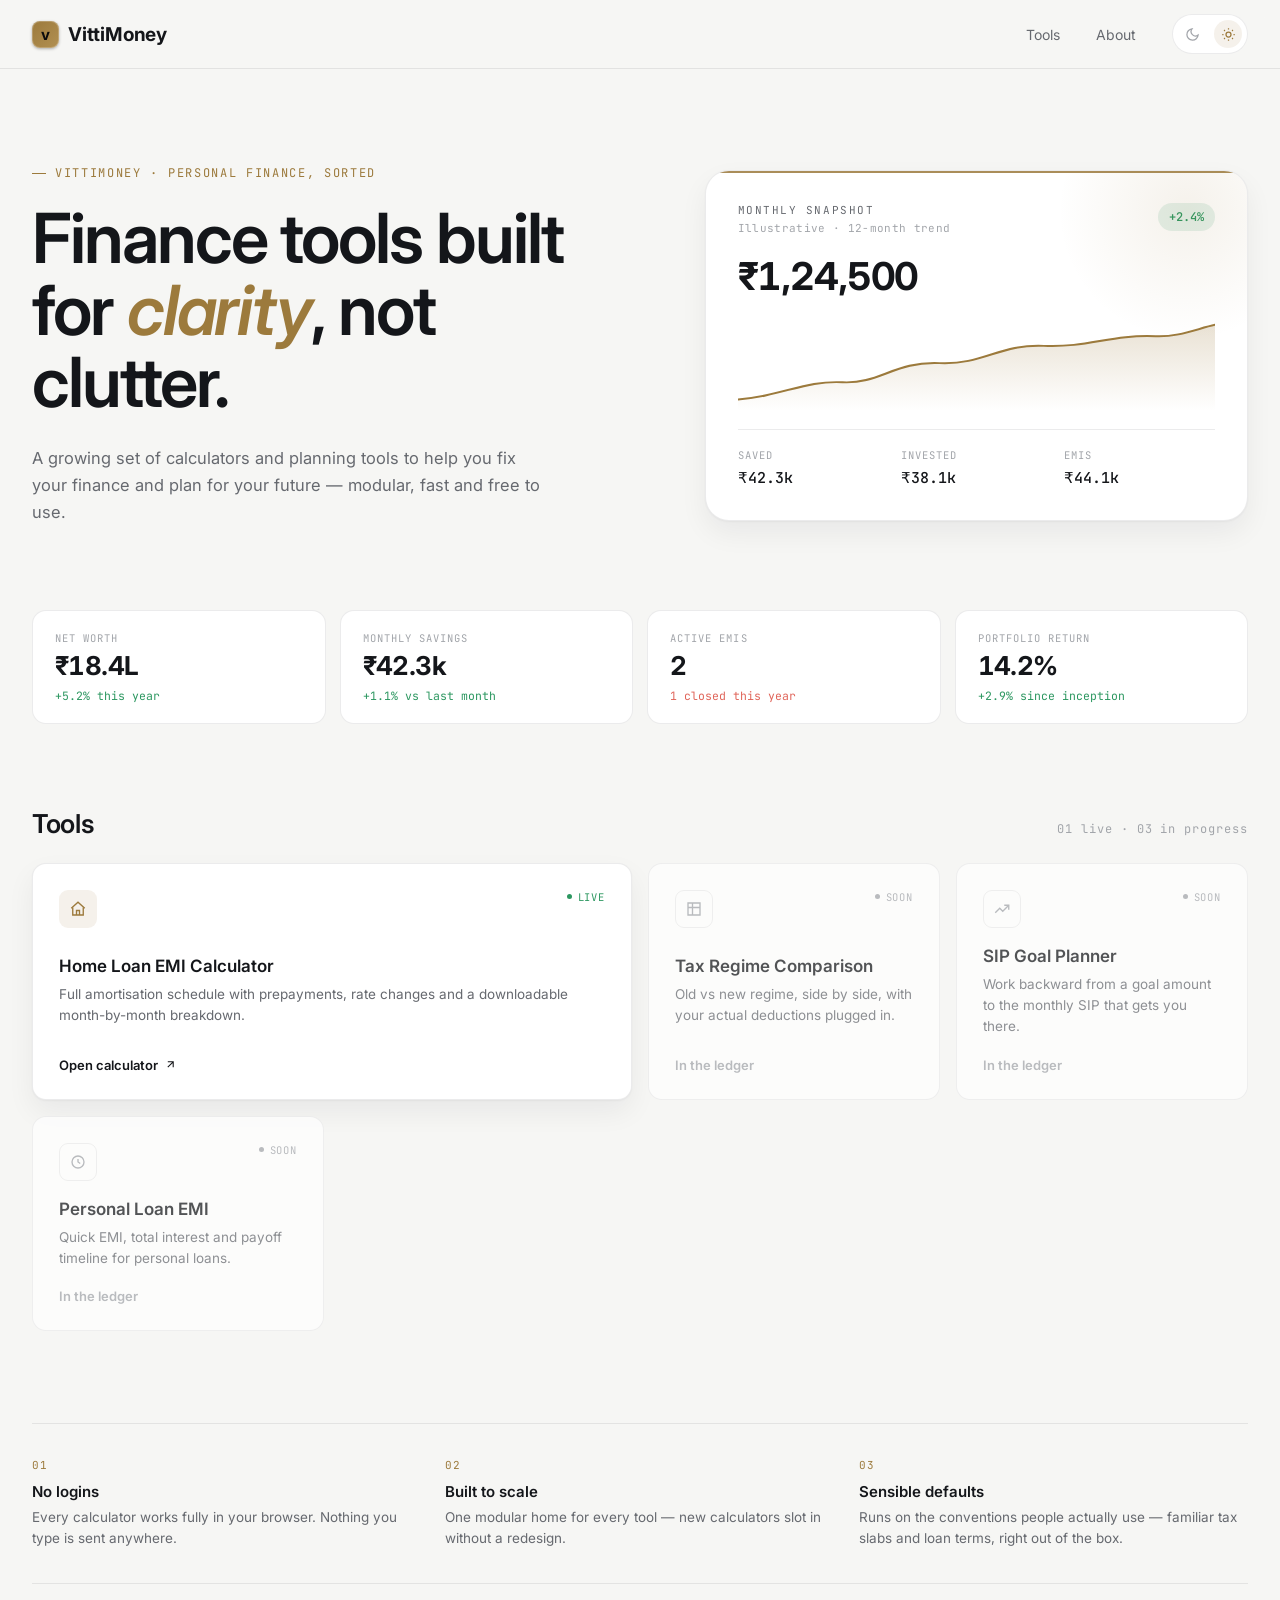
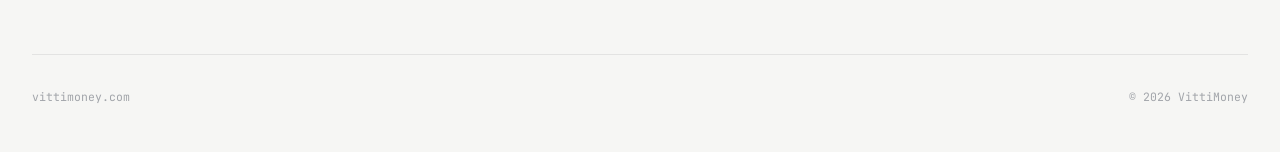
<file: index.html>
<!DOCTYPE html>
<html lang="en" data-theme="dark">
<head>
<meta charset="UTF-8">
<meta name="viewport" content="width=device-width, initial-scale=1.0">
<title>VittiMoney — finance tools, sorted</title>
<meta name="description" content="VittiMoney — clean, modular finance tools to help you fix your money habits and plan for the future.">
<meta property="og:title" content="VittiMoney — finance tools, sorted">
<meta property="og:description" content="Free, modular finance calculators to help you fix your money habits and plan for the future.">
<meta property="og:type" content="website">
<meta property="og:url" content="https://vittimoney.com/">
<meta property="og:image" content="/assets/og/og-image.png">
<link rel="icon" type="image/svg+xml" href="assets/icon.svg">
<link rel="preconnect" href="https://fonts.googleapis.com">
<link rel="preconnect" href="https://fonts.gstatic.com" crossorigin>
<link href="https://fonts.googleapis.com/css2?family=Inter:wght@400;500;600;700&family=JetBrains+Mono:wght@400;500&display=swap" rel="stylesheet">
<link rel="stylesheet" href="assets/css/base.css">
<link rel="stylesheet" href="assets/css/home.css">
</head>
<body>

<nav>
  <div class="container nav-inner">
    <a href="index.html" class="brand"><span class="brand-mark">v</span>VittiMoney</a>
    <div class="nav-links">
      <a href="calculators/index.html" class="hide-sm">Tools</a>
      <a href="about/index.html" class="hide-sm">About</a>
      <div class="theme-toggle" role="group" aria-label="Theme">
        <button id="btn-dark" aria-label="Dark mode">
          <svg viewBox="0 0 24 24" fill="none" stroke="currentColor" stroke-width="2"><path d="M21 12.8A9 9 0 1 1 11.2 3 7 7 0 0 0 21 12.8Z"/></svg>
        </button>
        <button id="btn-light" aria-label="Light mode">
          <svg viewBox="0 0 24 24" fill="none" stroke="currentColor" stroke-width="2"><circle cx="12" cy="12" r="4"/><path d="M12 2v2M12 20v2M4.9 4.9l1.4 1.4M17.7 17.7l1.4 1.4M2 12h2M20 12h2M4.9 19.1l1.4-1.4M17.7 6.3l1.4-1.4"/></svg>
        </button>
      </div>
    </div>
  </div>
</nav>

<header class="hero">
  <div class="container hero-grid">
    <div class="hero-copy">
      <p class="eyebrow">VittiMoney · Personal finance, sorted</p>
      <h1>Finance tools built for <span class="accent">clarity</span>, not clutter.</h1>
      <p class="hero-sub">A growing set of calculators and planning tools to help you fix your finance and plan for your future — modular, fast and free to use.</p>
    </div>

    <div class="dash">
      <div class="dash-head">
        <div>
          <p class="dash-label">Monthly snapshot</p>
          <p class="dash-sub">Illustrative · 12-month trend</p>
        </div>
        <span class="delta up">+2.4%</span>
      </div>
      <div class="dash-value">₹1,24,500</div>
      <svg class="spark" viewBox="0 0 320 96" preserveAspectRatio="none" aria-hidden="true">
        <defs>
          <linearGradient id="sparkFill" x1="0" y1="0" x2="0" y2="1">
            <stop offset="0%" stop-color="var(--accent)" stop-opacity="0.22"/>
            <stop offset="100%" stop-color="var(--accent)" stop-opacity="0"/>
          </linearGradient>
        </defs>
        <path class="spark-area" d="M0,84 C30,80 45,64 70,66 C95,68 105,44 135,46 C165,48 175,26 205,28 C235,30 250,16 280,18 C295,19 308,10 320,6 L320,96 L0,96 Z"/>
        <path class="spark-line" d="M0,84 C30,80 45,64 70,66 C95,68 105,44 135,46 C165,48 175,26 205,28 C235,30 250,16 280,18 C295,19 308,10 320,6"/>
      </svg>
      <div class="dash-stats">
        <div class="ds">
          <span class="ds-label">Saved</span>
          <strong>₹42.3k</strong>
        </div>
        <div class="ds">
          <span class="ds-label">Invested</span>
          <strong>₹38.1k</strong>
        </div>
        <div class="ds">
          <span class="ds-label">EMIs</span>
          <strong>₹44.1k</strong>
        </div>
      </div>
    </div>
  </div>
</header>

<div class="container" id="tools">

  <section class="kpis" aria-label="Key figures">
    <div class="kpi">
      <span class="kpi-label">Net worth</span>
      <span class="kpi-value">₹18.4L</span>
      <span class="kpi-delta up">+5.2% this year</span>
    </div>
    <div class="kpi">
      <span class="kpi-label">Monthly savings</span>
      <span class="kpi-value">₹42.3k</span>
      <span class="kpi-delta up">+1.1% vs last month</span>
    </div>
    <div class="kpi">
      <span class="kpi-label">Active EMIs</span>
      <span class="kpi-value">2</span>
      <span class="kpi-delta down">1 closed this year</span>
    </div>
    <div class="kpi">
      <span class="kpi-label">Portfolio return</span>
      <span class="kpi-value">14.2%</span>
      <span class="kpi-delta up">+2.9% since inception</span>
    </div>
  </section>

  <div class="section-head">
    <h2>Tools</h2>
    <span class="count">01 live · 03 in progress</span>
  </div>

  <div class="grid">
    <div class="card live">
      <div class="card-top">
        <div class="card-icon">
          <svg viewBox="0 0 24 24" fill="none" stroke="currentColor" stroke-width="1.8"><path d="M3 11l9-8 9 8"/><path d="M5 10v10h14V10"/><path d="M10 20v-6h4v6"/></svg>
        </div>
        <div class="status-pill live"><span class="d"></span>Live</div>
      </div>
      <div>
        <h3>Home Loan EMI Calculator</h3>
        <p>Full amortisation schedule with prepayments, rate changes and a downloadable month-by-month breakdown.</p>
      </div>
      <div class="card-foot">
        <a class="card-link" href="calculators/home-loan/index.html">Open calculator
          <svg viewBox="0 0 24 24" fill="none" stroke="currentColor" stroke-width="2"><path d="M7 17L17 7M7 7h10v10"/></svg>
        </a>
      </div>
    </div>

    <div class="card soon">
      <div class="card-top">
        <div class="card-icon">
          <svg viewBox="0 0 24 24" fill="none" stroke="currentColor" stroke-width="1.8"><path d="M4 4h16v16H4z"/><path d="M4 10h16M10 4v16"/></svg>
        </div>
        <div class="status-pill soon"><span class="d"></span>Soon</div>
      </div>
      <div>
        <h3>Tax Regime Comparison</h3>
        <p>Old vs new regime, side by side, with your actual deductions plugged in.</p>
      </div>
      <div class="card-foot">
        <span class="card-link">In the ledger</span>
      </div>
    </div>

    <div class="card soon">
      <div class="card-top">
        <div class="card-icon">
          <svg viewBox="0 0 24 24" fill="none" stroke="currentColor" stroke-width="1.8"><path d="M3 17l6-6 4 4 8-8"/><path d="M15 7h6v6"/></svg>
        </div>
        <div class="status-pill soon"><span class="d"></span>Soon</div>
      </div>
      <div>
        <h3>SIP Goal Planner</h3>
        <p>Work backward from a goal amount to the monthly SIP that gets you there.</p>
      </div>
      <div class="card-foot">
        <span class="card-link">In the ledger</span>
      </div>
    </div>

    <div class="card soon">
      <div class="card-top">
        <div class="card-icon">
          <svg viewBox="0 0 24 24" fill="none" stroke="currentColor" stroke-width="1.8"><circle cx="12" cy="12" r="8"/><path d="M12 8v4l3 2"/></svg>
        </div>
        <div class="status-pill soon"><span class="d"></span>Soon</div>
      </div>
      <div>
        <h3>Personal Loan EMI</h3>
        <p>Quick EMI, total interest and payoff timeline for personal loans.</p>
      </div>
      <div class="card-foot">
        <span class="card-link">In the ledger</span>
      </div>
    </div>
  </div>

  <div class="strip" id="about">
    <div class="strip-item">
      <div class="num">01</div>
      <h4>No logins</h4>
      <p>Every calculator works fully in your browser. Nothing you type is sent anywhere.</p>
    </div>
    <div class="strip-item">
      <div class="num">02</div>
      <h4>Built to scale</h4>
      <p>One modular home for every tool — new calculators slot in without a redesign.</p>
    </div>
    <div class="strip-item">
      <div class="num">03</div>
      <h4>Sensible defaults</h4>
      <p>Runs on the conventions people actually use — familiar tax slabs and loan terms, right out of the box.</p>
    </div>
  </div>

  <footer>
    <span>vittimoney.com</span>
    <span>© 2026 VittiMoney</span>
  </footer>
</div>

<script src="assets/js/theme.js"></script>
</body>
</html>
</file>
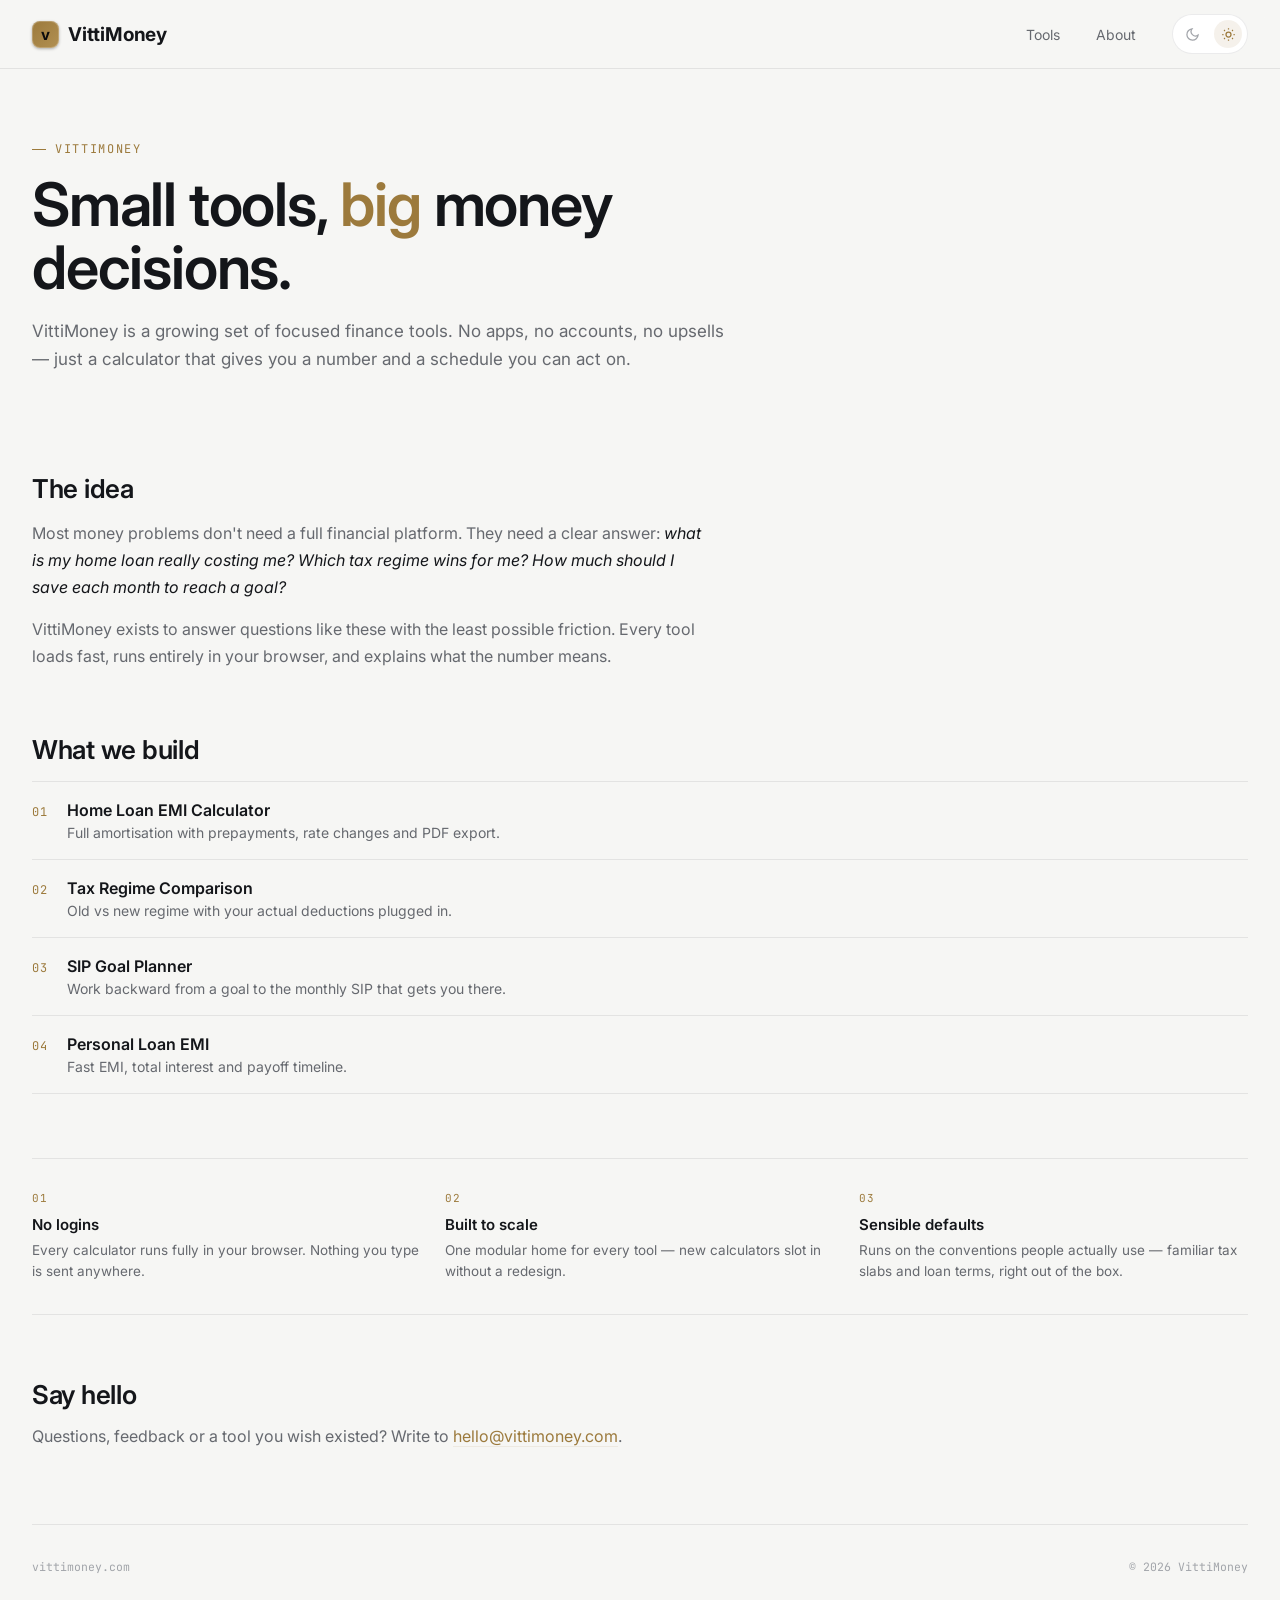
<file: about/index.html>
<!DOCTYPE html>
<html lang="en" data-theme="dark">
<head>
<meta charset="UTF-8">
<meta name="viewport" content="width=device-width, initial-scale=1.0">
<title>About — VittiMoney</title>
<meta name="description" content="Why VittiMoney exists — no-login finance tools, built to scale, with sensible defaults.">
<meta property="og:title" content="About — VittiMoney">
<meta property="og:description" content="Why VittiMoney exists — no-login finance tools, built to scale, with sensible defaults.">
<meta property="og:type" content="website">
<meta property="og:url" content="https://vittimoney.com/about/">
<meta property="og:image" content="/assets/og/og-image.png">
<link rel="icon" type="image/svg+xml" href="../assets/icon.svg">
<link rel="preconnect" href="https://fonts.googleapis.com">
<link rel="preconnect" href="https://fonts.gstatic.com" crossorigin>
<link href="https://fonts.googleapis.com/css2?family=Inter:wght@400;500;600;700&family=JetBrains+Mono:wght@400;500&display=swap" rel="stylesheet">
<link rel="stylesheet" href="../assets/css/base.css">
<link rel="stylesheet" href="../assets/css/about.css">
</head>
<body>

<nav>
  <div class="container nav-inner">
    <a href="../index.html" class="brand"><span class="brand-mark">v</span>VittiMoney</a>
    <div class="nav-links">
      <a href="../calculators/index.html" class="hide-sm">Tools</a>
      <a href="index.html" class="hide-sm">About</a>
      <div class="theme-toggle" role="group" aria-label="Theme">
        <button id="btn-dark" aria-label="Dark mode">
          <svg viewBox="0 0 24 24" fill="none" stroke="currentColor" stroke-width="2"><path d="M21 12.8A9 9 0 1 1 11.2 3 7 7 0 0 0 21 12.8Z"/></svg>
        </button>
        <button id="btn-light" aria-label="Light mode">
          <svg viewBox="0 0 24 24" fill="none" stroke="currentColor" stroke-width="2"><circle cx="12" cy="12" r="4"/><path d="M12 2v2M12 20v2M4.9 4.9l1.4 1.4M17.7 17.7l1.4 1.4M2 12h2M20 12h2M4.9 19.1l1.4-1.4M17.7 6.3l1.4-1.4"/></svg>
        </button>
      </div>
    </div>
  </div>
</nav>

<main class="container">
  <header class="page-head">
    <p class="page-eyebrow">VittiMoney</p>
    <h1>Small tools, <span class="accent">big</span> money decisions.</h1>
    <p class="page-sub">VittiMoney is a growing set of focused finance tools. No apps, no accounts, no upsells — just a calculator that gives you a number and a schedule you can act on.</p>
  </header>

  <section class="story">
    <h2>The idea</h2>
    <p>Most money problems don't need a full financial platform. They need a clear answer: <em>what is my home loan really costing me?</em> <em>Which tax regime wins for me?</em> <em>How much should I save each month to reach a goal?</em></p>
    <p>VittiMoney exists to answer questions like these with the least possible friction. Every tool loads fast, runs entirely in your browser, and explains what the number means.</p>
  </section>

  <section class="work">
    <h2>What we build</h2>
    <ul class="work-list">
      <li><span class="work-num">01</span><div><h3>Home Loan EMI Calculator</h3><p>Full amortisation with prepayments, rate changes and PDF export.</p></div></li>
      <li><span class="work-num">02</span><div><h3>Tax Regime Comparison</h3><p>Old vs new regime with your actual deductions plugged in.</p></div></li>
      <li><span class="work-num">03</span><div><h3>SIP Goal Planner</h3><p>Work backward from a goal to the monthly SIP that gets you there.</p></div></li>
      <li><span class="work-num">04</span><div><h3>Personal Loan EMI</h3><p>Fast EMI, total interest and payoff timeline.</p></div></li>
    </ul>
  </section>

  <section class="principles">
    <div class="principle">
      <div class="num">01</div>
      <h4>No logins</h4>
      <p>Every calculator runs fully in your browser. Nothing you type is sent anywhere.</p>
    </div>
    <div class="principle">
      <div class="num">02</div>
      <h4>Built to scale</h4>
      <p>One modular home for every tool — new calculators slot in without a redesign.</p>
    </div>
    <div class="principle">
      <div class="num">03</div>
      <h4>Sensible defaults</h4>
      <p>Runs on the conventions people actually use — familiar tax slabs and loan terms, right out of the box.</p>
    </div>
  </section>

  <section class="contact">
    <h2>Say hello</h2>
    <p>Questions, feedback or a tool you wish existed? Write to <a class="mail" href="mailto:hello@vittimoney.com">hello@vittimoney.com</a>.</p>
  </section>

  <footer>
    <span>vittimoney.com</span>
    <span>© 2026 VittiMoney</span>
  </footer>
</main>

<script src="../assets/js/theme.js"></script>
</body>
</html>
</file>
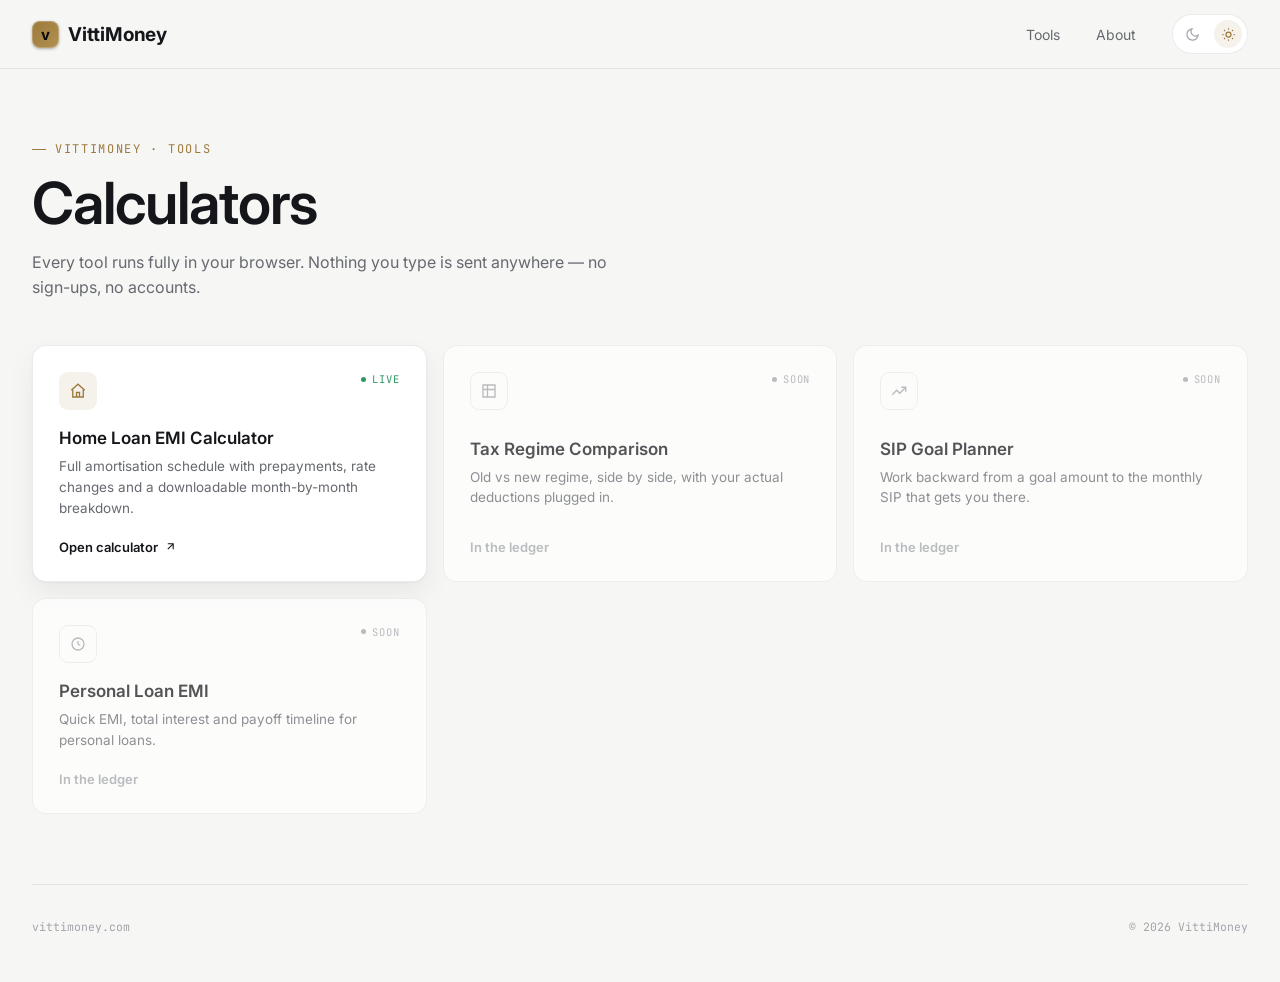
<file: calculators/index.html>
<!DOCTYPE html>
<html lang="en" data-theme="dark">
<head>
<meta charset="UTF-8">
<meta name="viewport" content="width=device-width, initial-scale=1.0">
<title>Tools — VittiMoney</title>
<meta name="description" content="All VittiMoney calculators in one place — home loan EMI, tax regime comparison, SIP goal planner and more. Free, no sign-ups.">
<meta property="og:title" content="Tools — VittiMoney">
<meta property="og:description" content="All VittiMoney calculators in one place — free, no sign-ups.">
<meta property="og:type" content="website">
<meta property="og:url" content="https://vittimoney.com/calculators/">
<meta property="og:image" content="/assets/og/og-image.png">
<link rel="icon" type="image/svg+xml" href="../assets/icon.svg">
<link rel="preconnect" href="https://fonts.googleapis.com">
<link rel="preconnect" href="https://fonts.gstatic.com" crossorigin>
<link href="https://fonts.googleapis.com/css2?family=Inter:wght@400;500;600;700&family=JetBrains+Mono:wght@400;500&display=swap" rel="stylesheet">
<link rel="stylesheet" href="../assets/css/base.css">
<link rel="stylesheet" href="../assets/css/tools.css">
</head>
<body>

<nav>
  <div class="container nav-inner">
    <a href="../index.html" class="brand"><span class="brand-mark">v</span>VittiMoney</a>
    <div class="nav-links">
      <a href="index.html" class="hide-sm">Tools</a>
      <a href="../about/index.html" class="hide-sm">About</a>
      <div class="theme-toggle" role="group" aria-label="Theme">
        <button id="btn-dark" aria-label="Dark mode">
          <svg viewBox="0 0 24 24" fill="none" stroke="currentColor" stroke-width="2"><path d="M21 12.8A9 9 0 1 1 11.2 3 7 7 0 0 0 21 12.8Z"/></svg>
        </button>
        <button id="btn-light" aria-label="Light mode">
          <svg viewBox="0 0 24 24" fill="none" stroke="currentColor" stroke-width="2"><circle cx="12" cy="12" r="4"/><path d="M12 2v2M12 20v2M4.9 4.9l1.4 1.4M17.7 17.7l1.4 1.4M2 12h2M20 12h2M4.9 19.1l1.4-1.4M17.7 6.3l1.4-1.4"/></svg>
        </button>
      </div>
    </div>
  </div>
</nav>

<main class="container">
  <header class="page-head">
    <p class="page-eyebrow">VittiMoney · Tools</p>
    <h1>Calculators</h1>
    <p class="page-sub">Every tool runs fully in your browser. Nothing you type is sent anywhere — no sign-ups, no accounts.</p>
  </header>

  <div class="grid">
    <div class="card live">
      <div class="card-top">
        <div class="card-icon">
          <svg viewBox="0 0 24 24" fill="none" stroke="currentColor" stroke-width="1.8"><path d="M3 11l9-8 9 8"/><path d="M5 10v10h14V10"/><path d="M10 20v-6h4v6"/></svg>
        </div>
        <div class="status-pill live"><span class="d"></span>Live</div>
      </div>
      <div>
        <h3>Home Loan EMI Calculator</h3>
        <p>Full amortisation schedule with prepayments, rate changes and a downloadable month-by-month breakdown.</p>
      </div>
      <div class="card-foot">
        <a class="card-link" href="home-loan/index.html">Open calculator
          <svg viewBox="0 0 24 24" fill="none" stroke="currentColor" stroke-width="2"><path d="M7 17L17 7M7 7h10v10"/></svg>
        </a>
      </div>
    </div>

    <div class="card soon">
      <div class="card-top">
        <div class="card-icon">
          <svg viewBox="0 0 24 24" fill="none" stroke="currentColor" stroke-width="1.8"><path d="M4 4h16v16H4z"/><path d="M4 10h16M10 4v16"/></svg>
        </div>
        <div class="status-pill soon"><span class="d"></span>Soon</div>
      </div>
      <div>
        <h3>Tax Regime Comparison</h3>
        <p>Old vs new regime, side by side, with your actual deductions plugged in.</p>
      </div>
      <div class="card-foot">
        <span class="card-link">In the ledger</span>
      </div>
    </div>

    <div class="card soon">
      <div class="card-top">
        <div class="card-icon">
          <svg viewBox="0 0 24 24" fill="none" stroke="currentColor" stroke-width="1.8"><path d="M3 17l6-6 4 4 8-8"/><path d="M15 7h6v6"/></svg>
        </div>
        <div class="status-pill soon"><span class="d"></span>Soon</div>
      </div>
      <div>
        <h3>SIP Goal Planner</h3>
        <p>Work backward from a goal amount to the monthly SIP that gets you there.</p>
      </div>
      <div class="card-foot">
        <span class="card-link">In the ledger</span>
      </div>
    </div>

    <div class="card soon">
      <div class="card-top">
        <div class="card-icon">
          <svg viewBox="0 0 24 24" fill="none" stroke="currentColor" stroke-width="1.8"><circle cx="12" cy="12" r="8"/><path d="M12 8v4l3 2"/></svg>
        </div>
        <div class="status-pill soon"><span class="d"></span>Soon</div>
      </div>
      <div>
        <h3>Personal Loan EMI</h3>
        <p>Quick EMI, total interest and payoff timeline for personal loans.</p>
      </div>
      <div class="card-foot">
        <span class="card-link">In the ledger</span>
      </div>
    </div>
  </div>

  <footer>
    <span>vittimoney.com</span>
    <span>© 2026 VittiMoney</span>
  </footer>
</main>

<script src="../assets/js/theme.js"></script>
</body>
</html>
</file>
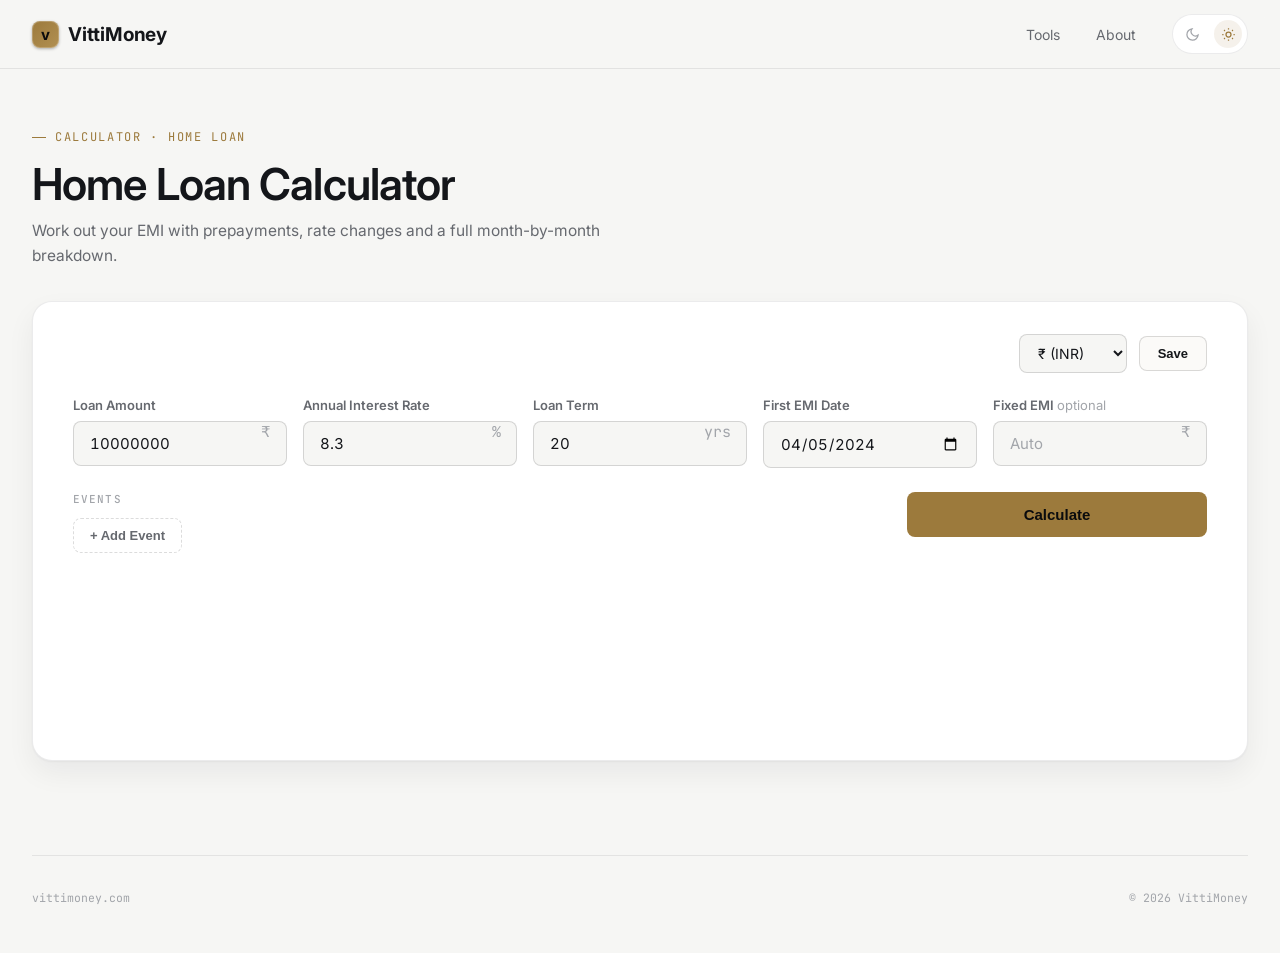
<file: calculators/home-loan/index.html>
<!DOCTYPE html>
<html lang="en" data-theme="dark">
<head>
<meta charset="UTF-8">
<meta name="viewport" content="width=device-width, initial-scale=1.0">
<title>Home Loan Calculator — VittiMoney</title>
<meta name="description" content="Full home loan amortisation with prepayments, rate changes and a downloadable month-by-month breakdown.">
<meta property="og:title" content="Home Loan Calculator — VittiMoney">
<meta property="og:description" content="Full home loan amortisation with prepayments, rate changes and a downloadable month-by-month breakdown.">
<meta property="og:type" content="website">
<meta property="og:url" content="https://vittimoney.com/calculators/home-loan/">
<meta property="og:image" content="/assets/og/og-image.png">
<link rel="icon" type="image/svg+xml" href="../../assets/icon.svg">
<link rel="preconnect" href="https://fonts.googleapis.com">
<link rel="preconnect" href="https://fonts.gstatic.com" crossorigin>
<link href="https://fonts.googleapis.com/css2?family=Inter:wght@400;500;600;700&family=JetBrains+Mono:wght@400;500&display=swap" rel="stylesheet">
<link rel="stylesheet" href="../../assets/css/base.css">
<link rel="stylesheet" href="../../assets/css/calculator.css">
</head>
<body>

<nav>
  <div class="container nav-inner">
    <a href="../../index.html" class="brand"><span class="brand-mark">v</span>VittiMoney</a>
    <div class="nav-links">
      <a href="../index.html" class="hide-sm">Tools</a>
      <a href="../../about/index.html" class="hide-sm">About</a>
      <div class="theme-toggle" role="group" aria-label="Theme">
        <button id="btn-dark" aria-label="Dark mode">
          <svg viewBox="0 0 24 24" fill="none" stroke="currentColor" stroke-width="2"><path d="M21 12.8A9 9 0 1 1 11.2 3 7 7 0 0 0 21 12.8Z"/></svg>
        </button>
        <button id="btn-light" aria-label="Light mode">
          <svg viewBox="0 0 24 24" fill="none" stroke="currentColor" stroke-width="2"><circle cx="12" cy="12" r="4"/><path d="M12 2v2M12 20v2M4.9 4.9l1.4 1.4M17.7 17.7l1.4 1.4M2 12h2M20 12h2M4.9 19.1l1.4-1.4M17.7 6.3l1.4-1.4"/></svg>
        </button>
      </div>
    </div>
  </div>
</nav>

<main class="container">
  <header class="page-head">
    <p class="page-eyebrow">Calculator · Home loan</p>
    <h1>Home Loan Calculator</h1>
    <p class="page-sub">Work out your EMI with prepayments, rate changes and a full month-by-month breakdown.</p>
  </header>

  <div class="app">
    <div class="form-card">
      <div class="form-top">
        <div class="form-actions">
          <select id="currency" class="currency-select">
            <option value="&#8377;" selected>&#8377; (INR)</option>
            <option value="$">$ (USD)</option>
            <option value="&#163;">&#163; (GBP)</option>
            <option value="&#8364;">&#8364; (EUR)</option>
            <option value="&#165;">&#165; (JPY)</option>
            <option value="R$">R$ (BRL)</option>
          </select>
          <button class="save-btn" id="saveBtn">Save</button>
          <span class="save-msg" id="saveMsg">Saved!</span>
        </div>
      </div>

      <div class="form-fields">
        <div class="form-group input-suffix" data-suffix="&#8377;">
          <label for="amount">Loan Amount</label>
          <input type="number" id="amount" placeholder="50,00,000" min="0" value="10000000">
        </div>
        <div class="form-group input-suffix" data-suffix="%">
          <label for="rate">Annual Interest Rate</label>
          <input type="number" id="rate" placeholder="6.5" step="0.1" min="0" value="8.3">
        </div>
        <div class="form-group input-suffix" data-suffix="yrs">
          <label for="years">Loan Term</label>
          <input type="number" id="years" placeholder="30" min="1" max="50" value="20">
        </div>
        <div class="form-group">
          <label for="startDate">First EMI Date</label>
          <input type="date" id="startDate">
        </div>
        <div class="form-group input-suffix" data-suffix="&#8377;">
          <label for="fixedEmi">Fixed EMI <span class="opt-label">optional</span></label>
          <input type="number" id="fixedEmi" placeholder="Auto" min="0" step="0.01">
        </div>
      </div>

      <div class="events-layout">
        <div class="events-col">
          <div class="section-label">Events</div>
          <div id="eventList"></div>
          <button class="outline" id="addEvent">+ Add Event</button>
        </div>
        <div class="calc-col">
          <button class="calc-btn" id="calculate">Calculate</button>
          <div class="error" id="error"></div>
          <div class="results" id="results">
            <div class="result-row">
              <span class="result-label">Monthly EMI</span>
              <span class="result-value highlight" id="monthly">₹0</span>
            </div>
            <div class="result-row">
              <span class="result-label">Total Payment</span>
              <span class="result-value" id="total">₹0</span>
            </div>
            <div class="result-row">
              <span class="result-label">Total Interest</span>
              <span class="result-value" id="interest">₹0</span>
            </div>
            <div class="result-row">
              <span class="result-label">Original Last EMI Date</span>
              <span class="result-value result-date" id="originalEndDate">—</span>
            </div>
          </div>
        </div>
      </div>
    </div>

    <div class="schedule-section" id="scheduleSection">
      <div class="summary-new">
        <div class="summary-box">
          <div class="summary-box-title">
            Till Date
            <span class="info-icon" title="Count of EMIs paid till date">i</span>
          </div>
          <div class="summary-row">
            <span class="summary-label">EMIs Paid</span>
            <span class="summary-value" id="sumEmisPaid">0</span>
          </div>
          <div class="summary-row">
            <span class="summary-label">Total EMI Amount Paid</span>
            <span class="summary-value" id="sumTotalEmi">₹0</span>
          </div>
          <div class="summary-row">
            <span class="summary-label">Principal Paid</span>
            <span class="summary-value" id="sumPrincipalPaid">₹0</span>
          </div>
          <div class="summary-row">
            <span class="summary-label">Interest Paid</span>
            <span class="summary-value" id="sumInterestPaid">₹0</span>
          </div>
          <div class="summary-row">
            <span class="summary-label">Pre-payments</span>
            <span class="summary-value" id="sumPrepayments">₹0</span>
          </div>
          <div class="summary-row summary-total">
            <span class="summary-label">Total Principal Paid</span>
            <span class="summary-value" id="sumTotalPrincipalPaid">₹0</span>
          </div>
        </div>
        <div class="summary-box">
          <div class="summary-box-title">Remaining</div>
          <div class="summary-row">
            <span class="summary-label">EMIs Left</span>
            <span class="summary-value" id="sumEmisLeft">0</span>
          </div>
          <div class="summary-row">
            <span class="summary-label">Principal Left</span>
            <span class="summary-value" id="sumLeft">₹0</span>
          </div>
          <div class="summary-row">
            <span class="summary-label">Effective Last EMI Date</span>
            <span class="summary-value highlight" id="sumLastEmiDate">—</span>
          </div>
        </div>
      </div>

      <div id="eventsSummary" class="events-summary" style="display:none">
        <h3>Events Summary</h3>
        <div class="events-summary-wrap">
          <table>
            <thead>
              <tr>
                <th>Event Type</th>
                <th>Effective Date</th>
                <th>Value</th>
                <th>Per-event Impact</th>
                <th>Cumulative Impact</th>
                <th>Last EMI Date</th>
              </tr>
            </thead>
            <tbody id="eventsSummaryBody"></tbody>
          </table>
        </div>
      </div>

      <div class="schedule-header">
        <h2>Month-wise Breakdown</h2>
        <div class="schedule-header-actions">
          <span id="scheduleCount"></span>
          <button id="downloadPdf">Download PDF</button>
        </div>
      </div>
      <div class="schedule-wrap">
        <table>
          <thead>
            <tr>
              <th>#</th>
              <th>Due Date</th>
              <th>Rate</th>
              <th>EMI</th>
              <th>Principal</th>
              <th>Interest</th>
              <th>Prepay</th>
              <th>Balance</th>
            </tr>
          </thead>
          <tbody id="scheduleBody"></tbody>
        </table>
      </div>
    </div>
  </div>

  <footer>
    <span>vittimoney.com</span>
    <span>© 2026 VittiMoney</span>
  </footer>
</main>

<script src="../../assets/js/theme.js"></script>
<script>
    const amountInput = document.getElementById('amount');
    const rateInput = document.getElementById('rate');
    const yearsInput = document.getElementById('years');
    const startDateInput = document.getElementById('startDate');
    const fixedEmiInput = document.getElementById('fixedEmi');
    const calculateBtn = document.getElementById('calculate');
    const resultsDiv = document.getElementById('results');
    const errorDiv = document.getElementById('error');
    const monthlyEl = document.getElementById('monthly');
    const totalEl = document.getElementById('total');
    const interestEl = document.getElementById('interest');
    const scheduleSection = document.getElementById('scheduleSection');
    const scheduleBody = document.getElementById('scheduleBody');
    const scheduleCount = document.getElementById('scheduleCount');
    const sumEmi = document.getElementById('sumEmi');
    const sumPrincipal = document.getElementById('sumPrincipal');
    const sumInterest = document.getElementById('sumInterest');
    const sumLeft = document.getElementById('sumLeft');
    const sumEmisLeft = document.getElementById('sumEmisLeft');
    const currencySelect = document.getElementById('currency');
    const saveBtn = document.getElementById('saveBtn');
    const saveMsg = document.getElementById('saveMsg');
    const eventList = document.getElementById('eventList');
    const addEventBtn = document.getElementById('addEvent');

    let currencySymbol = '₹';
    let events = [];

    currencySelect.addEventListener('change', () => {
      currencySymbol = currencySelect.value;
      document.querySelectorAll('.input-suffix[data-suffix]').forEach(el => {
        if (['$', 'R$', '\u00A5', '\u00A3', '\u20AC', '\u20B9'].includes(el.dataset.suffix)) {
          el.dataset.suffix = currencySymbol;
        }
      });
      if (scheduleSection.classList.contains('show')) runCalculation();
    });

    function showSaved() {
      saveMsg.classList.add('show');
      setTimeout(() => saveMsg.classList.remove('show'), 2000);
    }

    function createEventEntry(type, dateVal, valueVal) {
      const div = document.createElement('div');
      div.className = 'event-entry';
      const isRate = type === 'rate';
      div.innerHTML = `
        <select class="event-type">
          <option value="prepay" ${type === 'prepay' ? 'selected' : ''}>Prepayment</option>
          <option value="rate" ${isRate ? 'selected' : ''}>Rate Change</option>
        </select>
        <input type="date" class="event-date" value="${dateVal || ''}">
        <input type="number" class="event-value" placeholder="${isRate ? 'Rate %' : 'Amount'}" min="0" step="${isRate ? '0.05' : '0.01'}" value="${valueVal || ''}">
        <button class="danger">&times;</button>
      `;
      div.querySelector('.event-type').addEventListener('change', function() {
        const valInput = div.querySelector('.event-value');
        if (this.value === 'rate') {
          valInput.placeholder = 'Rate %';
          valInput.step = '0.05';
        } else {
          valInput.placeholder = 'Amount';
          valInput.step = '0.01';
        }
        rebuildEvents();
        if (scheduleSection.classList.contains('show')) runCalculation();
      });
      div.querySelector('.danger').addEventListener('click', () => {
        div.remove();
        rebuildEvents();
        if (scheduleSection.classList.contains('show')) runCalculation();
      });
      div.querySelectorAll('input').forEach(inp => {
        inp.addEventListener('input', () => {
          rebuildEvents();
          if (scheduleSection.classList.contains('show')) runCalculation();
        });
      });
      eventList.appendChild(div);
      events.push({ type, date: dateVal || '', value: valueVal || '' });
    }

    function rebuildEvents() {
      const entries = eventList.querySelectorAll('.event-entry');
      events = [];
      entries.forEach(e => {
        const type = e.querySelector('.event-type').value;
        const date = e.querySelector('.event-date').value;
        const value = parseFloat(e.querySelector('.event-value').value);
        if (date && !isNaN(value) && value > 0) {
          events.push({ type, date, value });
        }
      });
    }

    addEventBtn.addEventListener('click', () => createEventEntry('prepay', '', ''));

    function formatMoney(n) {
      if (n == null || isNaN(n)) n = 0;
      const [intPart, decPart] = n.toFixed(2).split('.');
      const last3 = intPart.slice(-3);
      const rest = intPart.slice(0, -3);
      if (rest) {
        return currencySymbol + rest.replace(/\B(?=(\d{2})+(?!\d))/g, ',') + ',' + last3 + '.' + decPart;
      }
      return currencySymbol + last3 + '.' + decPart;
    }

    function calculateEMI(principal, annualRate, years) {
      const monthlyRate = annualRate / 100 / 12;
      const n = years * 12;
      if (monthlyRate === 0) return principal / n;
      return principal * monthlyRate * Math.pow(1 + monthlyRate, n) / (Math.pow(1 + monthlyRate, n) - 1);
    }

    function addMonths(date, n) {
      const d = new Date(date);
      d.setMonth(d.getMonth() + n);
      return d;
    }

    function formatDate(date) {
      const months = ['Jan','Feb','Mar','Apr','May','Jun','Jul','Aug','Sep','Oct','Nov','Dec'];
      return date.getDate() + ' ' + months[date.getMonth()] + ' ' + date.getFullYear();
    }

    function buildSchedule(principal, annualRate, years, startDate, prepays, rates, fixedEmi) {
      const calculatedEmi = calculateEMI(principal, annualRate, years);
      const emi = fixedEmi > calculatedEmi ? fixedEmi : calculatedEmi;
      const maxMonths = 600;
      const rows = [];
      let balance = principal;
      let currentRate = annualRate;

      const prepayMap = {};
      prepays.forEach(p => {
        const d = new Date(p.date + 'T00:00:00');
        const key = d.getFullYear() + '-' + d.getMonth();
        prepayMap[key] = (prepayMap[key] || 0) + p.amount;
      });

      const sortedRates = [...rates].sort((a, b) => new Date(a.date) - new Date(b.date));
      let rateIdx = 0;

      for (let i = 1; i <= maxMonths; i++) {
        if (balance <= 0) break;
        const dueDate = addMonths(startDate, i - 1);
        const key = dueDate.getFullYear() + '-' + dueDate.getMonth();

        while (rateIdx < sortedRates.length) {
          const rDate = new Date(sortedRates[rateIdx].date + 'T00:00:00');
          if (rDate <= dueDate) {
            currentRate = sortedRates[rateIdx].rate;
            rateIdx++;
          } else break;
        }

        const monthlyRate = currentRate / 100 / 12;
        const interest = balance * monthlyRate;
        let principalPart = emi - interest;
        if (principalPart > balance) principalPart = balance;
        if (principalPart < 0) principalPart = 0;
        balance -= principalPart;

        const prepayAmt = prepayMap[key] || 0;
        if (prepayAmt > 0) balance -= prepayAmt;
        if (balance < 0) balance = 0;

        rows.push({ month: i, dueDate, rate: currentRate, emi, principal: principalPart, interest, prepay: prepayAmt, balance });
        if (balance <= 0) break;
      }
      return rows;
    }

    function calcPaidMonths(startDate, today) {
      const startDay = startDate.getDate();
      const diffMonths = (today.getFullYear() - startDate.getFullYear()) * 12 + (today.getMonth() - startDate.getMonth());
      return today.getDate() >= startDay ? diffMonths + 1 : diffMonths;
    }

    function computeEventImpacts(principal, annualRate, years, startDate, prepays, rates, fixedEmi) {
      const timeline = [];
      prepays.forEach((p, i) => timeline.push({ type: 'prepay', idx: i, date: new Date(p.date + 'T00:00:00') }));
      rates.forEach((r, i) => timeline.push({ type: 'rate', idx: i, date: new Date(r.date + 'T00:00:00') }));
      timeline.sort((a, b) => a.date - b.date);

      const baseSchedule = buildSchedule(principal, annualRate, years, startDate, [], [], fixedEmi);
      function schedStats(s) {
        return {
          interest: s.reduce((sum, r) => sum + r.interest, 0),
          emis: s.length,
          lastDate: s.length > 0 ? s[s.length - 1].dueDate : startDate,
        };
      }

      const cumPrepays = [], cumRates = [];
      const stepResults = [{ prepays: [], rates: [], stats: schedStats(baseSchedule) }];

      for (const event of timeline) {
        if (event.type === 'prepay') cumPrepays.push(prepays[event.idx]);
        else cumRates.push(rates[event.idx]);
        const sched = buildSchedule(principal, annualRate, years, startDate, [...cumPrepays], [...cumRates], fixedEmi);
        stepResults.push({ stats: schedStats(sched) });
      }

      const impacts = { prepay: [], rate: [] };
      for (let step = 1; step < stepResults.length; step++) {
        const event = timeline[step - 1];
        const prev = stepResults[step - 1].stats;
        const curr = stepResults[step].stats;
        impacts[event.type][event.idx] = {
          marginal: { interestSaved: prev.interest - curr.interest, emiReduced: prev.emis - curr.emis },
          cumulative: { interestSaved: stepResults[0].stats.interest - curr.interest, emiReduced: stepResults[0].stats.emis - curr.emis, lastDate: curr.lastDate },
        };
      }
      return impacts;
    }

    function renderEventsSummary(validEvents, impacts) {
      const container = document.getElementById('eventsSummary');
      const tbody = document.getElementById('eventsSummaryBody');

      if (validEvents.length === 0) {
        container.style.display = 'none';
        return;
      }

      const rows = [];
      let pi = 0, ri = 0;
      validEvents.forEach(ev => {
        if (ev.type === 'prepay' && impacts.prepay[pi]) {
          rows.push({ ...ev, impact: impacts.prepay[pi] });
          pi++;
        } else if (ev.type === 'rate' && impacts.rate[ri]) {
          rows.push({ ...ev, impact: impacts.rate[ri] });
          ri++;
        }
      });

      rows.sort((a, b) => new Date(b.date) - new Date(a.date));

      tbody.innerHTML = rows.map(r => {
        const isPrepay = r.type === 'prepay';
        const detail = isPrepay ? formatMoney(r.value) : r.value + '%';
        const m = r.impact.marginal;
        const c = r.impact.cumulative;

        const perEvent = [];
        if (m.interestSaved !== 0) {
          const cls = m.interestSaved > 0 ? 'saved' : 'cost';
          const sym = m.interestSaved > 0 ? '↓' : '↑';
          perEvent.push('<span class="' + cls + '">' + sym + ' ' + formatMoney(Math.abs(m.interestSaved)) + '</span>');
        }
        if (m.emiReduced !== 0) {
          const cls = m.emiReduced > 0 ? 'saved' : 'cost';
          const sym = m.emiReduced > 0 ? '↓' : '↑';
          perEvent.push('<span class="' + cls + '">' + sym + ' ' + Math.abs(m.emiReduced) + ' EMI</span>');
        }

        const cumulative = [];
        if (c.interestSaved !== 0) {
          const cls = c.interestSaved > 0 ? 'saved' : 'cost';
          const sym = c.interestSaved > 0 ? '↓' : '↑';
          cumulative.push('<span class="' + cls + '">' + sym + ' ' + formatMoney(Math.abs(c.interestSaved)) + '</span>');
        }
        if (c.emiReduced !== 0) {
          const cls = c.emiReduced > 0 ? 'saved' : 'cost';
          const sym = c.emiReduced > 0 ? '↓' : '↑';
          cumulative.push('<span class="' + cls + '">' + sym + ' ' + Math.abs(c.emiReduced) + ' EMI</span>');
        }
        return '<tr>' +
          '<td style="font-weight:600">' + (isPrepay ? 'Prepayment' : 'Rate Change') + '</td>' +
          '<td>' + formatDate(new Date(r.date + 'T00:00:00')) + '</td>' +
          '<td>' + detail + '</td>' +
          '<td>' + (perEvent.join(' · ') || '—') + '</td>' +
          '<td>' + (cumulative.length ? cumulative.join(' · ') : '—') + '</td>' +
          '<td>' + formatDate(c.lastDate) + '</td>' +
        '</tr>';
      }).join('');

      container.style.display = 'block';
    }

    function saveToStorage() {
      rebuildEvents();
      const data = {
        amount: amountInput.value,
        rate: rateInput.value,
        years: yearsInput.value,
        startDate: startDateInput.value,
        fixedEmi: fixedEmiInput.value,
        currency: currencySelect.value,
        events: events.filter(e => e.date && e.value > 0)
      };
      localStorage.setItem('loanCalc', JSON.stringify(data));
    }

    function runCalculation() {
      errorDiv.textContent = '';
      const principal = parseFloat(amountInput.value);
      const annualRate = parseFloat(rateInput.value);
      const years = parseFloat(yearsInput.value);
      const startDateVal = startDateInput.value;

      if (!principal || principal <= 0) {
        errorDiv.textContent = 'Please enter a valid loan amount.';
        return;
      }
      if (annualRate == null || annualRate < 0) {
        errorDiv.textContent = 'Please enter a valid interest rate.';
        return;
      }
      if (!years || years <= 0) {
        errorDiv.textContent = 'Please enter a valid loan term.';
        return;
      }
      if (!startDateVal) {
        errorDiv.textContent = 'Please select a start date.';
        return;
      }

      const startDate = new Date(startDateVal + 'T00:00:00');
      const today = new Date();
      const paidMonths = Math.min(Math.max(0, calcPaidMonths(startDate, today)), years * 12);

      const calculatedEmi = calculateEMI(principal, annualRate, years);
      const fixedEmi = parseFloat(fixedEmiInput.value);

      if (fixedEmiInput.value && (isNaN(fixedEmi) || fixedEmi < calculatedEmi)) {
        errorDiv.textContent = 'Fixed EMI must be greater than or equal to ' + formatMoney(calculatedEmi) + '.';
        return;
      }

      const emi = fixedEmi > calculatedEmi ? fixedEmi : calculatedEmi;
      const totalPaid = emi * years * 12;
      const totalInterest = totalPaid - principal;

      monthlyEl.textContent = formatMoney(emi);
      totalEl.textContent = formatMoney(totalPaid);
      interestEl.textContent = formatMoney(totalInterest);
      resultsDiv.classList.add('show');

      saveToStorage();

      const validEvents = events.filter(e => e.date && e.value > 0);
      const validPrepayments = validEvents.filter(e => e.type === 'prepay').map(e => ({ date: e.date, amount: e.value }));
      const validRates = validEvents.filter(e => e.type === 'rate').map(e => ({ date: e.date, rate: e.value }));
      const data = buildSchedule(principal, annualRate, years, startDate, validPrepayments, validRates, fixedEmi);
      renderSchedule(data, paidMonths, validPrepayments.length > 0, validRates.length > 0, principal);
      scheduleSection.classList.add('show');

      const baseSchedule = buildSchedule(principal, annualRate, years, startDate, [], [], fixedEmi);
      const originalEnd = baseSchedule.length > 0 ? baseSchedule[baseSchedule.length - 1].dueDate : startDate;
      document.getElementById('originalEndDate').textContent = formatDate(originalEnd);

      const hasAnyEvents = validPrepayments.length > 0 || validRates.length > 0;
      if (hasAnyEvents) {
        const impacts = computeEventImpacts(principal, annualRate, years, startDate, validPrepayments, validRates, fixedEmi);
        renderEventsSummary(validEvents, impacts);
      } else {
        document.getElementById('eventsSummary').style.display = 'none';
      }
    }

    function renderSchedule(rows, paidMonths, hasPrepay, hasRateChanges, principal) {
      let emiPaid = 0, interestPaid = 0;
      let currentBalance = 0;
      let prevRate = rows.length > 0 ? rows[0].rate : null;

      scheduleBody.innerHTML = rows.map((r, idx) => {
        const isPaid = idx < paidMonths;
        const isCurrent = idx === paidMonths;
        const hasPrepayThis = r.prepay > 0;
        const rateChanged = r.rate !== prevRate;
        if (rateChanged) prevRate = r.rate;
        if (isPaid) {
          emiPaid += r.emi;
          interestPaid += r.interest;
        }
        if (idx === paidMonths - 1) currentBalance = r.balance;
        let cls = isPaid ? 'paid' : isCurrent ? 'active' : '';
        if (hasPrepayThis) cls = (cls ? cls + ' ' : '') + 'prepay';
        if (rateChanged && idx > 0) cls = (cls ? cls + ' ' : '') + 'rate-change';
        return `
        <tr class="${cls}">
          <td>${r.month}</td>
          <td>${formatDate(r.dueDate)}</td>
          <td>${r.rate}%</td>
          <td>${formatMoney(r.emi)}</td>
          <td>${formatMoney(r.principal)}</td>
          <td>${formatMoney(r.interest)}</td>
          <td>${hasPrepayThis ? formatMoney(r.prepay) : '-'}</td>
          <td>${formatMoney(r.balance)}</td>
        </tr>`;
      }).join('');

      if (paidMonths === 0 && rows.length > 0) currentBalance = rows[0].balance;
      else if (paidMonths > rows.length) currentBalance = 0;

      const totalPrepayInPaid = rows.slice(0, paidMonths).reduce((s, r) => s + r.prepay, 0);
      const principalPaid = principal - currentBalance - totalPrepayInPaid;
      const totalPrincipalPaid = principalPaid + totalPrepayInPaid;

      const extras = (hasPrepay ? ' with prepayments' : '') + (hasRateChanges ? ' with rate changes' : '');
      scheduleCount.textContent = rows.length + ' months' + extras;
      document.getElementById('sumEmisPaid').textContent = paidMonths;
      document.getElementById('sumTotalEmi').textContent = formatMoney(emiPaid);
      document.getElementById('sumPrincipalPaid').textContent = formatMoney(principalPaid);
      document.getElementById('sumInterestPaid').textContent = formatMoney(interestPaid);
      document.getElementById('sumPrepayments').textContent = formatMoney(totalPrepayInPaid);
      document.getElementById('sumTotalPrincipalPaid').textContent = formatMoney(totalPrincipalPaid);
      sumLeft.textContent = formatMoney(currentBalance);
      sumEmisLeft.textContent = rows.length - paidMonths;
      const lastEmiDate = rows.length > 0 ? rows[rows.length - 1].dueDate : null;
      document.getElementById('sumLastEmiDate').textContent = lastEmiDate ? formatDate(lastEmiDate) : '—';
    }

    calculateBtn.addEventListener('click', runCalculation);

    saveBtn.addEventListener('click', () => {
      rebuildEvents();
      saveToStorage();
      showSaved();
    });

    function loadFromStorage() {
      const raw = localStorage.getItem('loanCalc');
      if (!raw) return false;
      try {
        const data = JSON.parse(raw);
        if (data.amount) amountInput.value = data.amount;
        if (data.rate) rateInput.value = data.rate;
        if (data.years) yearsInput.value = data.years;
        if (data.startDate) startDateInput.value = data.startDate;
        if (data.fixedEmi) fixedEmiInput.value = data.fixedEmi;
        if (data.currency) {
          currencySelect.value = data.currency;
          currencySymbol = data.currency;
          document.querySelectorAll('.input-suffix[data-suffix]').forEach(el => {
            if (['$', 'R$', '\u00A5', '\u00A3', '\u20AC', '\u20B9'].includes(el.dataset.suffix)) {
              el.dataset.suffix = currencySymbol;
            }
          });
        }
        if (data.events && data.events.length) {
          eventList.innerHTML = '';
          events = [];
          data.events.forEach(e => createEventEntry(e.type || 'prepay', e.date, e.value));
        } else if (data.prepayments && data.prepayments.length) {
          eventList.innerHTML = '';
          events = [];
          data.prepayments.forEach(p => createEventEntry('prepay', p.date, p.amount));
          if (data.rateChanges && data.rateChanges.length) {
            data.rateChanges.forEach(r => createEventEntry('rate', r.date, r.rate));
          }
        }
        return true;
      } catch(e) {
        return false;
      }
    }

    if (!loadFromStorage()) {
      startDateInput.value = '2024-04-05';
    }

    document.getElementById('downloadPdf').addEventListener('click', () => {
      const existing = document.querySelector('.print-only');
      if (existing) existing.remove();

      const wrap = document.querySelector('.schedule-wrap');
      wrap.style.maxHeight = 'none';
      wrap.style.overflow = 'visible';

      const printContainer = document.getElementById('scheduleSection').cloneNode(true);
      printContainer.classList.add('print-only');

      const formSummary = document.createElement('div');
      formSummary.style.cssText = 'padding:0 0 16px 0;font-family:sans-serif;font-size:13px;color:#333';
      let eventsHtml = '';
      const validEvts = events.filter(e => e.date && e.value > 0);
      if (validEvts.length) {
        const prepayEvts = validEvts.filter(e => e.type === 'prepay');
        const rateEvts = validEvts.filter(e => e.type === 'rate');
        if (prepayEvts.length) {
          eventsHtml += '<div style="margin-top:6px"><strong>Prepayments:</strong> ' +
            prepayEvts.map(e => formatDate(new Date(e.date + 'T00:00:00')) + ' - ' + formatMoney(e.value)).join(' | ') + '</div>';
        }
        if (rateEvts.length) {
          eventsHtml += '<div style="margin-top:6px"><strong>Rate Changes:</strong> ' +
            rateEvts.map(e => formatDate(new Date(e.date + 'T00:00:00')) + ' - ' + e.value + '%').join(' | ') + '</div>';
        }
      }
      formSummary.innerHTML = `
        <div style="display:flex;gap:24px;flex-wrap:wrap;margin-bottom:12px">
          <div><strong>Loan Amount:</strong> ${formatMoney(parseFloat(amountInput.value))}</div>
          <div><strong>Rate:</strong> ${rateInput.value}%</div>
          <div><strong>Term:</strong> ${yearsInput.value} yrs</div>
          <div><strong>Start Date:</strong> ${formatDate(new Date(startDateInput.value + 'T00:00:00'))}</div>
          <div><strong>EMI:</strong> ${monthlyEl.textContent}</div>
        </div>
        ${eventsHtml}
      `;
      printContainer.prepend(formSummary);

      document.body.appendChild(printContainer);

      setTimeout(() => {
        window.print();
        document.body.removeChild(printContainer);
        wrap.style.maxHeight = '';
        wrap.style.overflow = '';
      }, 100);
    });
  </script>
</body>
</html>
</file>
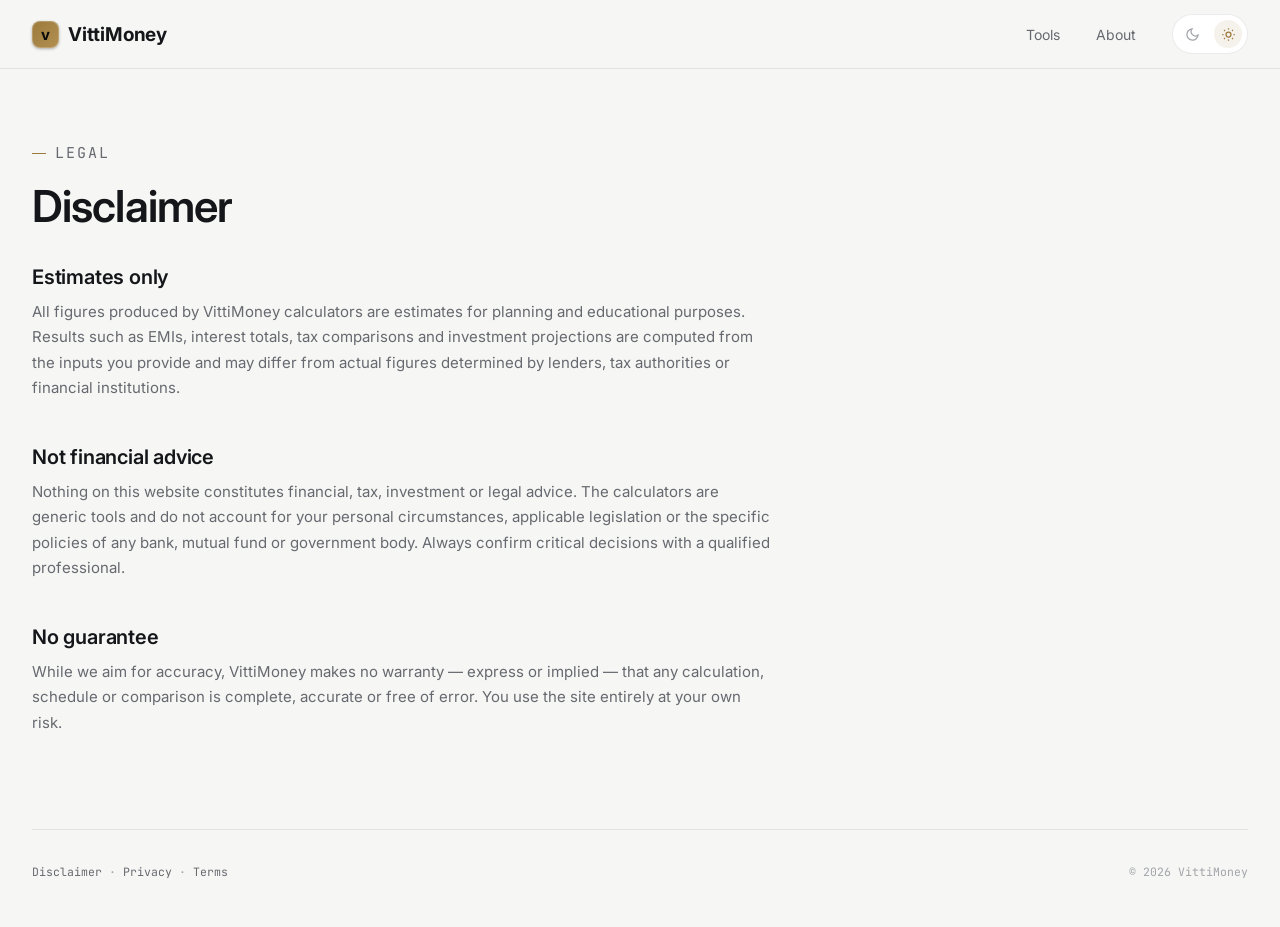
<file: disclaimer.html>
<!DOCTYPE html>
<html lang="en" data-theme="dark">
<head>
<meta charset="UTF-8">
<meta name="viewport" content="width=device-width, initial-scale=1.0">
<title>Disclaimer — VittiMoney</title>
<meta name="description" content="VittiMoney calculators produce estimates for planning only and are not financial advice.">
<link rel="icon" type="image/svg+xml" href="assets/icon.svg">
<link rel="preconnect" href="https://fonts.googleapis.com">
<link rel="preconnect" href="https://fonts.gstatic.com" crossorigin>
<link href="https://fonts.googleapis.com/css2?family=Inter:wght@400;500;600;700&family=JetBrains+Mono:wght@400;500&display=swap" rel="stylesheet">
<link rel="stylesheet" href="assets/css/base.css">
<link rel="stylesheet" href="assets/css/legal.css">
</head>
<body>

<nav>
  <div class="container nav-inner">
    <a href="index.html" class="brand"><span class="brand-mark">v</span>VittiMoney</a>
    <div class="nav-links">
      <a href="calculators/index.html" class="hide-sm">Tools</a>
      <a href="about/index.html" class="hide-sm">About</a>
      <div class="theme-toggle" role="group" aria-label="Theme">
        <button id="btn-dark" aria-label="Dark mode">
          <svg viewBox="0 0 24 24" fill="none" stroke="currentColor" stroke-width="2"><path d="M21 12.8A9 9 0 1 1 11.2 3 7 7 0 0 0 21 12.8Z"/></svg>
        </button>
        <button id="btn-light" aria-label="Light mode">
          <svg viewBox="0 0 24 24" fill="none" stroke="currentColor" stroke-width="2"><circle cx="12" cy="12" r="4"/><path d="M12 2v2M12 20v2M4.9 4.9l1.4 1.4M17.7 17.7l1.4 1.4M2 12h2M20 12h2M4.9 19.1l1.4-1.4M17.7 6.3l1.4-1.4"/></svg>
        </button>
      </div>
    </div>
  </div>
</nav>

<main class="container">
  <article class="legal">
    <header class="page-head">
      <p class="page-eyebrow">Legal</p>
      <h1>Disclaimer</h1>
    </header>

    <h2>Estimates only</h2>
    <p>All figures produced by VittiMoney calculators are estimates for planning and educational purposes. Results such as EMIs, interest totals, tax comparisons and investment projections are computed from the inputs you provide and may differ from actual figures determined by lenders, tax authorities or financial institutions.</p>

    <h2>Not financial advice</h2>
    <p>Nothing on this website constitutes financial, tax, investment or legal advice. The calculators are generic tools and do not account for your personal circumstances, applicable legislation or the specific policies of any bank, mutual fund or government body. Always confirm critical decisions with a qualified professional.</p>

    <h2>No guarantee</h2>
    <p>While we aim for accuracy, VittiMoney makes no warranty — express or implied — that any calculation, schedule or comparison is complete, accurate or free of error. You use the site entirely at your own risk.</p>
  </article>

  <footer>
    <span class="foot-links"><a href="disclaimer.html">Disclaimer</a> · <a href="privacy.html">Privacy</a> · <a href="terms.html">Terms</a></span>
    <span>© 2026 VittiMoney</span>
  </footer>
</main>

<script src="assets/js/theme.js"></script>
</body>
</html>
</file>
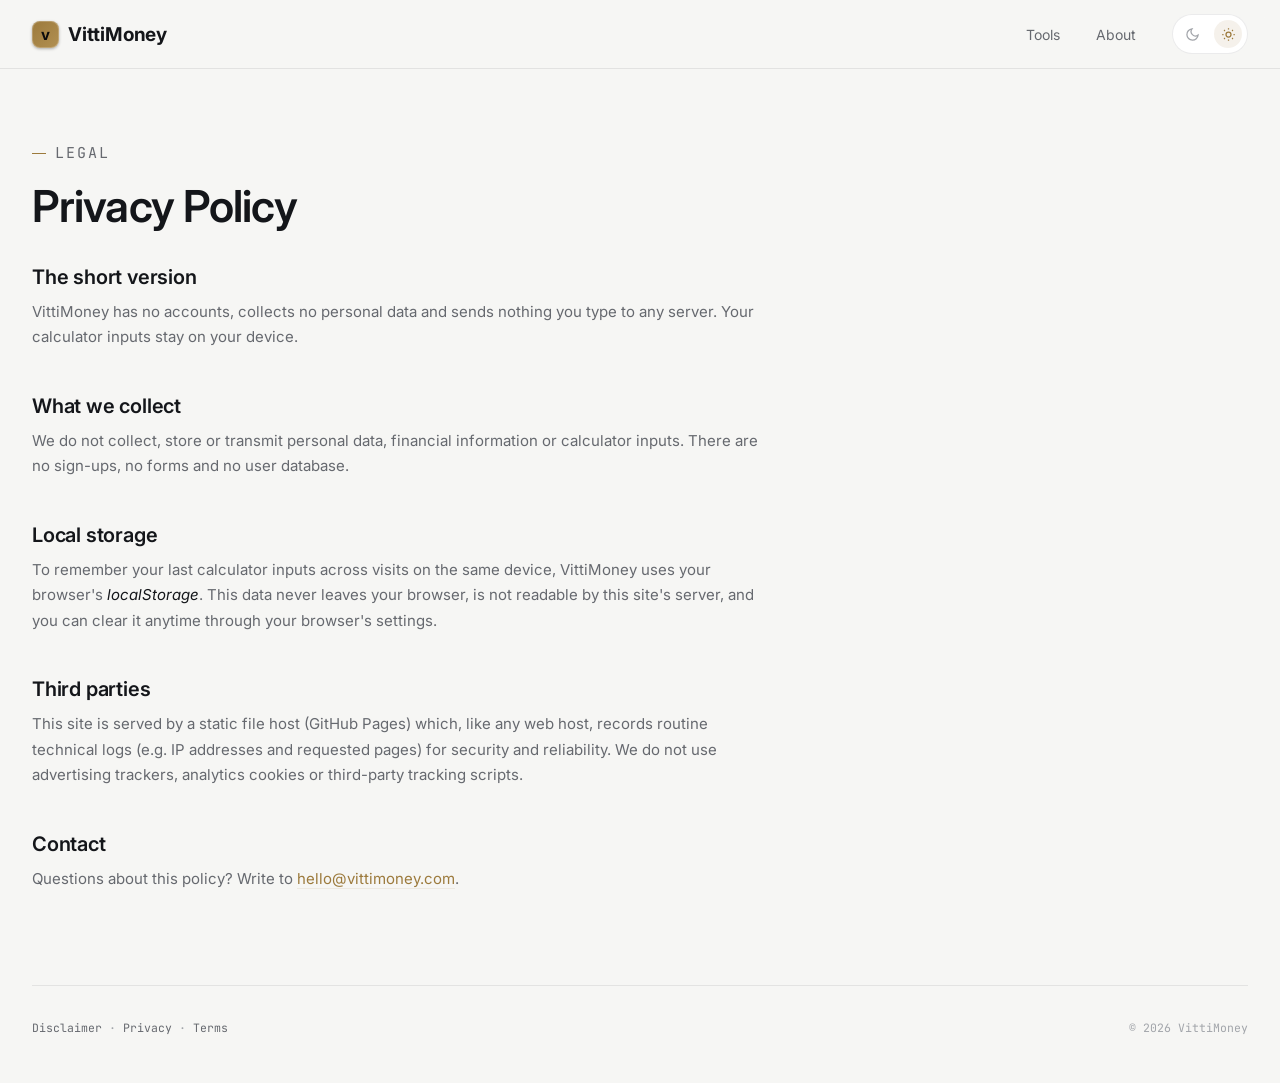
<file: privacy.html>
<!DOCTYPE html>
<html lang="en" data-theme="dark">
<head>
<meta charset="UTF-8">
<meta name="viewport" content="width=device-width, initial-scale=1.0">
<title>Privacy Policy — VittiMoney</title>
<meta name="description" content="VittiMoney privacy policy — no accounts, no tracking, your inputs never leave your browser.">
<link rel="icon" type="image/svg+xml" href="assets/icon.svg">
<link rel="preconnect" href="https://fonts.googleapis.com">
<link rel="preconnect" href="https://fonts.gstatic.com" crossorigin>
<link href="https://fonts.googleapis.com/css2?family=Inter:wght@400;500;600;700&family=JetBrains+Mono:wght@400;500&display=swap" rel="stylesheet">
<link rel="stylesheet" href="assets/css/base.css">
<link rel="stylesheet" href="assets/css/legal.css">
</head>
<body>

<nav>
  <div class="container nav-inner">
    <a href="index.html" class="brand"><span class="brand-mark">v</span>VittiMoney</a>
    <div class="nav-links">
      <a href="calculators/index.html" class="hide-sm">Tools</a>
      <a href="about/index.html" class="hide-sm">About</a>
      <div class="theme-toggle" role="group" aria-label="Theme">
        <button id="btn-dark" aria-label="Dark mode">
          <svg viewBox="0 0 24 24" fill="none" stroke="currentColor" stroke-width="2"><path d="M21 12.8A9 9 0 1 1 11.2 3 7 7 0 0 0 21 12.8Z"/></svg>
        </button>
        <button id="btn-light" aria-label="Light mode">
          <svg viewBox="0 0 24 24" fill="none" stroke="currentColor" stroke-width="2"><circle cx="12" cy="12" r="4"/><path d="M12 2v2M12 20v2M4.9 4.9l1.4 1.4M17.7 17.7l1.4 1.4M2 12h2M20 12h2M4.9 19.1l1.4-1.4M17.7 6.3l1.4-1.4"/></svg>
        </button>
      </div>
    </div>
  </div>
</nav>

<main class="container">
  <article class="legal">
    <header class="page-head">
      <p class="page-eyebrow">Legal</p>
      <h1>Privacy Policy</h1>
    </header>

    <h2>The short version</h2>
    <p>VittiMoney has no accounts, collects no personal data and sends nothing you type to any server. Your calculator inputs stay on your device.</p>

    <h2>What we collect</h2>
    <p>We do not collect, store or transmit personal data, financial information or calculator inputs. There are no sign-ups, no forms and no user database.</p>

    <h2>Local storage</h2>
    <p>To remember your last calculator inputs across visits on the same device, VittiMoney uses your browser's <em>localStorage</em>. This data never leaves your browser, is not readable by this site's server, and you can clear it anytime through your browser's settings.</p>

    <h2>Third parties</h2>
    <p>This site is served by a static file host (GitHub Pages) which, like any web host, records routine technical logs (e.g. IP addresses and requested pages) for security and reliability. We do not use advertising trackers, analytics cookies or third-party tracking scripts.</p>

    <h2>Contact</h2>
    <p>Questions about this policy? Write to <a class="mail" href="mailto:hello@vittimoney.com">hello@vittimoney.com</a>.</p>
  </article>

  <footer>
    <span class="foot-links"><a href="disclaimer.html">Disclaimer</a> · <a href="privacy.html">Privacy</a> · <a href="terms.html">Terms</a></span>
    <span>© 2026 VittiMoney</span>
  </footer>
</main>

<script src="assets/js/theme.js"></script>
</body>
</html>
</file>
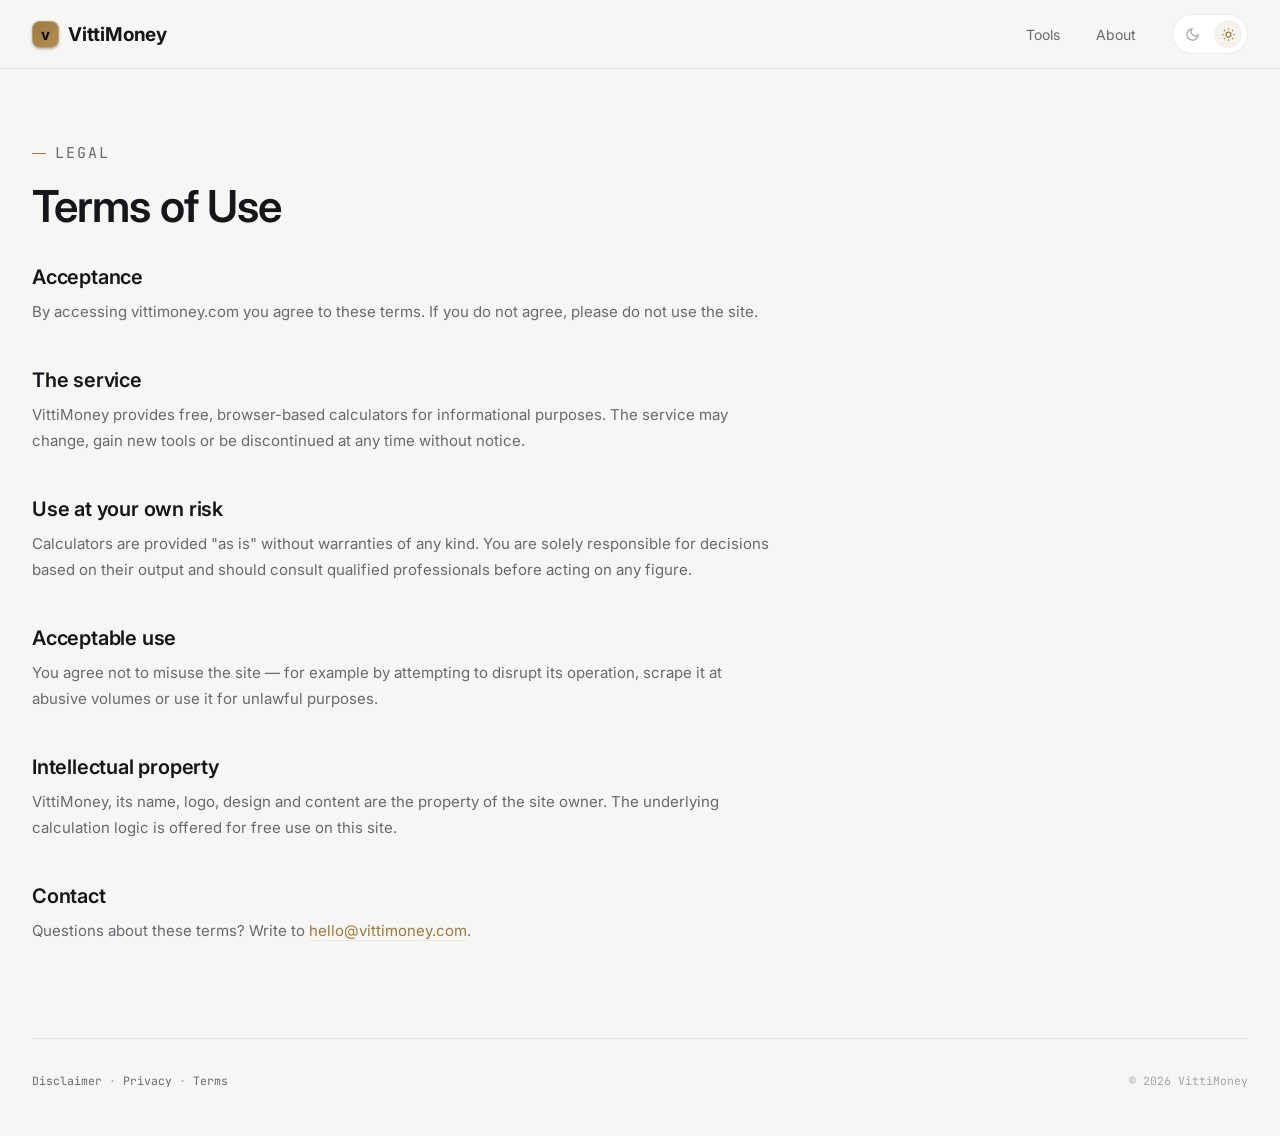
<file: terms.html>
<!DOCTYPE html>
<html lang="en" data-theme="dark">
<head>
<meta charset="UTF-8">
<meta name="viewport" content="width=device-width, initial-scale=1.0">
<title>Terms of Use — VittiMoney</title>
<meta name="description" content="VittiMoney terms of use — free tools, used at your own discretion.">
<link rel="icon" type="image/svg+xml" href="assets/icon.svg">
<link rel="preconnect" href="https://fonts.googleapis.com">
<link rel="preconnect" href="https://fonts.gstatic.com" crossorigin>
<link href="https://fonts.googleapis.com/css2?family=Inter:wght@400;500;600;700&family=JetBrains+Mono:wght@400;500&display=swap" rel="stylesheet">
<link rel="stylesheet" href="assets/css/base.css">
<link rel="stylesheet" href="assets/css/legal.css">
</head>
<body>

<nav>
  <div class="container nav-inner">
    <a href="index.html" class="brand"><span class="brand-mark">v</span>VittiMoney</a>
    <div class="nav-links">
      <a href="calculators/index.html" class="hide-sm">Tools</a>
      <a href="about/index.html" class="hide-sm">About</a>
      <div class="theme-toggle" role="group" aria-label="Theme">
        <button id="btn-dark" aria-label="Dark mode">
          <svg viewBox="0 0 24 24" fill="none" stroke="currentColor" stroke-width="2"><path d="M21 12.8A9 9 0 1 1 11.2 3 7 7 0 0 0 21 12.8Z"/></svg>
        </button>
        <button id="btn-light" aria-label="Light mode">
          <svg viewBox="0 0 24 24" fill="none" stroke="currentColor" stroke-width="2"><circle cx="12" cy="12" r="4"/><path d="M12 2v2M12 20v2M4.9 4.9l1.4 1.4M17.7 17.7l1.4 1.4M2 12h2M20 12h2M4.9 19.1l1.4-1.4M17.7 6.3l1.4-1.4"/></svg>
        </button>
      </div>
    </div>
  </div>
</nav>

<main class="container">
  <article class="legal">
    <header class="page-head">
      <p class="page-eyebrow">Legal</p>
      <h1>Terms of Use</h1>
    </header>

    <h2>Acceptance</h2>
    <p>By accessing vittimoney.com you agree to these terms. If you do not agree, please do not use the site.</p>

    <h2>The service</h2>
    <p>VittiMoney provides free, browser-based calculators for informational purposes. The service may change, gain new tools or be discontinued at any time without notice.</p>

    <h2>Use at your own risk</h2>
    <p>Calculators are provided "as is" without warranties of any kind. You are solely responsible for decisions based on their output and should consult qualified professionals before acting on any figure.</p>

    <h2>Acceptable use</h2>
    <p>You agree not to misuse the site — for example by attempting to disrupt its operation, scrape it at abusive volumes or use it for unlawful purposes.</p>

    <h2>Intellectual property</h2>
    <p>VittiMoney, its name, logo, design and content are the property of the site owner. The underlying calculation logic is offered for free use on this site.</p>

    <h2>Contact</h2>
    <p>Questions about these terms? Write to <a class="mail" href="mailto:hello@vittimoney.com">hello@vittimoney.com</a>.</p>
  </article>

  <footer>
    <span class="foot-links"><a href="disclaimer.html">Disclaimer</a> · <a href="privacy.html">Privacy</a> · <a href="terms.html">Terms</a></span>
    <span>© 2026 VittiMoney</span>
  </footer>
</main>

<script src="assets/js/theme.js"></script>
</body>
</html>
</file>
<file: assets/css/base.css>
/* ==========================================================================
   vitti — base.css
   Shared design tokens, reset and typography.
   Every page on vittimoney.com should load this file first, before its
   own page-specific stylesheet, so cards/buttons/type stay consistent
   as new tools get added.
   ========================================================================== */

:root{
  /* ---- color: dark (default) ---- */
  --bg:#0A0B0D;
  --panel:#131519;
  --panel-hover:#181B20;
  --border:rgba(255,255,255,0.08);
  --border-strong:rgba(255,255,255,0.14);
  --text:#EDEDEF;
  --text-muted:#8B8F98;
  --text-faint:#54585F;
  --accent:#C9A15A;
  --accent-soft:rgba(201,161,90,0.12);
  --live-dot:#4FB07A;

  /* ---- shape / elevation ---- */
  --radius-sm:8px;
  --radius:14px;
  --radius-lg:20px;
  --shadow:0 1px 2px rgba(0,0,0,0.4), 0 12px 32px rgba(0,0,0,0.28);

  /* ---- type scale ---- */
  --font-display:'Inter', sans-serif;
  --font-body:'Inter', sans-serif;
  --font-mono:'JetBrains Mono', monospace;

  /* ---- motion ---- */
  --ease:cubic-bezier(.3,.8,.4,1);
}

html[data-theme="light"]{
  --bg:#F6F6F4;
  --panel:#FFFFFF;
  --panel-hover:#FBFAF8;
  --border:rgba(10,11,13,0.08);
  --border-strong:rgba(10,11,13,0.14);
  --text:#14161A;
  --text-muted:#66696F;
  --text-faint:#A2A5AA;
  --accent:#9C7A3C;
  --accent-soft:rgba(156,122,60,0.10);
  --live-dot:#2C9760;
  --shadow:0 1px 2px rgba(20,22,26,0.04), 0 12px 28px rgba(20,22,26,0.06);
}

/* ---- reset ---- */
*{ margin:0; padding:0; box-sizing:border-box; }
html{ -webkit-font-smoothing:antialiased; scroll-behavior:smooth; }
body{
  background:var(--bg);
  color:var(--text);
  font-family:var(--font-body);
  transition:background 0.25s ease, color 0.25s ease;
  min-height:100vh;
}
img,svg{ display:block; max-width:100%; }
a{ color:inherit; }

.container{
  max-width:1320px;
  margin:0 auto;
  padding:0 32px;
}
@media (max-width:640px){ .container{ padding:0 18px; } }

@media (prefers-reduced-motion:reduce){
  html{ scroll-behavior:auto; }
  *{ animation-duration:0.001ms !important; animation-iteration-count:1 !important; transition-duration:0.001ms !important; }
}

/* ---- shared primitives, used on every page ---- */
.btn{
  display:inline-flex;
  align-items:center;
  gap:8px;
  font-size:14px;
  font-weight:600;
  padding:13px 22px;
  border-radius:9px;
  text-decoration:none;
  border:none;
  cursor:pointer;
  transition:transform 0.15s ease, background 0.15s ease, border-color 0.15s ease, filter 0.15s ease;
}
.btn-primary{ background:var(--accent); color:#0A0B0D; }
.btn-primary:hover{ transform:translateY(-1px); filter:brightness(1.08); }
.btn-ghost{ background:transparent; border:1px solid var(--border-strong); color:var(--text); }
.btn-ghost:hover{ background:var(--panel); }

/* ---- shared nav + theme toggle (every page has these) ---- */
nav{
  position:sticky;
  top:0;
  z-index:20;
  background:color-mix(in srgb, var(--bg) 88%, transparent);
  backdrop-filter:blur(10px);
  border-bottom:1px solid var(--border);
}
.nav-inner{
  display:flex;
  align-items:center;
  justify-content:space-between;
  height:68px;
}
.brand{
  display:flex;
  align-items:center;
  gap:9px;
  font-family:var(--font-display);
  font-size:19px;
  font-weight:700;
  letter-spacing:-0.01em;
  text-decoration:none;
  color:var(--text);
}
.brand-mark{
  width:27px;
  height:27px;
  border-radius:8px;
  background:linear-gradient(135deg, var(--accent) 0%, color-mix(in srgb, var(--accent) 72%, #E8C88A) 100%);
  color:#0A0B0D;
  font-family:var(--font-display);
  font-weight:700;
  font-size:15px;
  line-height:1;
  display:inline-flex;
  align-items:center;
  justify-content:center;
  box-shadow:0 1px 3px rgba(0,0,0,0.3), inset 0 0 0 1px rgba(255,255,255,0.22);
  transition:transform 0.15s var(--ease), filter 0.15s ease;
}
.brand:hover .brand-mark{ transform:translateY(-1px); filter:brightness(1.06); }

.nav-links{
  display:flex;
  align-items:center;
  gap:36px;
  font-size:14px;
  color:var(--text-muted);
}
.nav-links a{ color:var(--text-muted); text-decoration:none; transition:color 0.15s ease; }
.nav-links a:hover{ color:var(--text); }
@media (max-width:720px){ .nav-links a.hide-sm{ display:none; } }

.theme-toggle{
  display:flex;
  align-items:center;
  gap:8px;
  background:var(--panel);
  border:1px solid var(--border);
  border-radius:20px;
  padding:5px;
}
.theme-toggle button{
  all:unset;
  display:flex;
  align-items:center;
  justify-content:center;
  width:28px; height:28px;
  border-radius:16px;
  color:var(--text-faint);
  cursor:pointer;
  transition:background 0.15s ease, color 0.15s ease;
}
.theme-toggle button.active{ background:var(--accent-soft); color:var(--accent); }
.theme-toggle svg{ width:15px; height:15px; }

footer{
  margin-top:70px;
  padding:34px 0 48px;
  display:flex;
  align-items:center;
  justify-content:space-between;
  flex-wrap:wrap;
  gap:12px;
  font-family:var(--font-mono);
  font-size:11.5px;
  color:var(--text-faint);
  border-top:1px solid var(--border);
}
</file>
<file: assets/css/home.css>
/* ==========================================================================
   vitti — home.css
   Premium, minimalist fintech dashboard. Load after base.css.
   Layout: hero w/ dashboard snapshot → KPI strip → modular tool grid →
   principles strip. Responsive across mobile / tablet / laptop / ultra-wide.
   ========================================================================== */

/* ---------- HERO ---------- */
.hero{
  padding:96px 0 0;
  position:relative;
}
.hero-grid{
  display:grid;
  grid-template-columns:1.05fr 0.95fr;
  gap:72px;
  align-items:center;
}

.eyebrow{
  font-family:var(--font-mono);
  font-size:12px;
  letter-spacing:0.14em;
  text-transform:uppercase;
  color:var(--accent);
  display:flex;
  align-items:center;
  gap:9px;
  margin-bottom:22px;
}
.eyebrow::before{ content:""; width:14px; height:1px; background:var(--accent); }

h1{
  font-family:var(--font-display);
  font-weight:600;
  font-size:clamp(40px,5.4vw,72px);
  line-height:1.04;
  letter-spacing:-0.03em;
  max-width:14ch;
}
h1 .accent{ color:var(--accent); font-style:italic; }

.hero-sub{
  margin-top:26px;
  font-size:16.5px;
  line-height:1.65;
  color:var(--text-muted);
  max-width:52ch;
}
.hero-cta{ margin-top:36px; display:flex; gap:14px; flex-wrap:wrap; }

/* ---------- DASHBOARD PANEL ---------- */
.dash{
  position:relative;
  background:var(--panel);
  border:1px solid var(--border);
  border-radius:24px;
  padding:32px;
  box-shadow:var(--shadow);
  font-variant-numeric:tabular-nums;
  overflow:hidden;
}
.dash::before{
  content:"";
  position:absolute;
  top:-90px;
  right:-70px;
  width:260px;
  height:260px;
  background:radial-gradient(circle, var(--accent-soft), transparent 70%);
  border-radius:50%;
  pointer-events:none;
}
.dash::after{
  content:"";
  position:absolute;
  inset:0 0 auto 0;
  height:2px;
  background:var(--accent);
  opacity:0.85;
}

.dash-head{ display:flex; align-items:flex-start; justify-content:space-between; }
.dash-label{
  font-family:var(--font-mono);
  font-size:11px;
  letter-spacing:0.14em;
  text-transform:uppercase;
  color:var(--text-muted);
}
.dash-sub{
  margin-top:4px;
  font-family:var(--font-mono);
  font-size:11px;
  color:var(--text-faint);
  letter-spacing:0.03em;
}

.delta{
  font-family:var(--font-mono);
  font-size:12px;
  font-weight:500;
  padding:6px 11px;
  border-radius:20px;
  white-space:nowrap;
}
.delta.up{ color:var(--live-dot); background:color-mix(in srgb, var(--live-dot) 12%, transparent); }
.delta.down{ color:#E0655A; background:color-mix(in srgb, #E0655A 12%, transparent); }

.dash-value{
  margin-top:22px;
  font-size:clamp(34px,3vw,42px);
  font-weight:700;
  letter-spacing:-0.03em;
  line-height:1;
}

.spark{ width:100%; height:92px; margin:24px 0 4px; display:block; }
.spark-line{ fill:none; stroke:var(--accent); stroke-width:2; stroke-linecap:round; }
.spark-area{ fill:url(#sparkFill); }

.dash-stats{
  display:grid;
  grid-template-columns:repeat(3,1fr);
  gap:12px;
  margin-top:18px;
  padding-top:18px;
  border-top:1px solid var(--border);
}
.ds-label{
  display:block;
  font-family:var(--font-mono);
  font-size:10.5px;
  letter-spacing:0.1em;
  text-transform:uppercase;
  color:var(--text-faint);
}
.ds strong{
  display:block;
  margin-top:6px;
  font-family:var(--font-mono);
  font-weight:500;
  font-size:15px;
}

/* ---------- KPI STRIP ---------- */
.kpis{
  display:grid;
  grid-template-columns:repeat(4,1fr);
  gap:14px;
  margin-top:84px;
}
.kpi{
  background:var(--panel);
  border:1px solid var(--border);
  border-radius:var(--radius);
  padding:20px 22px;
  display:flex;
  flex-direction:column;
  gap:7px;
  transition:border-color 0.18s ease, transform 0.18s ease;
}
.kpi:hover{ border-color:var(--border-strong); transform:translateY(-2px); }
.kpi-label{
  font-family:var(--font-mono);
  font-size:10.5px;
  letter-spacing:0.1em;
  text-transform:uppercase;
  color:var(--text-faint);
}
.kpi-value{
  font-size:26px;
  font-weight:700;
  letter-spacing:-0.02em;
  font-variant-numeric:tabular-nums;
  line-height:1.1;
}
.kpi-delta{ font-family:var(--font-mono); font-size:11.5px; color:var(--text-faint); }
.kpi-delta.up{ color:var(--live-dot); }
.kpi-delta.down{ color:#E0655A; }

/* ---------- SECTION LABEL ---------- */
.section-head{
  display:flex;
  align-items:baseline;
  justify-content:space-between;
  margin:84px 0 24px;
  flex-wrap:wrap;
  gap:10px;
}
.section-head h2{ font-family:var(--font-display); font-weight:600; font-size:26px; letter-spacing:-0.01em; }
.section-head .count{
  font-family:var(--font-mono);
  font-size:12px;
  color:var(--text-faint);
  letter-spacing:0.08em;
}

/* ---------- MODULAR TOOL GRID ---------- */
.grid{ display:grid; grid-template-columns:repeat(4,1fr); gap:16px; }
@media (max-width:1080px){ .grid{ grid-template-columns:repeat(2,1fr); } }
@media (max-width:560px){ .grid{ grid-template-columns:1fr; } }
@media (min-width:1600px){ .grid{ grid-template-columns:repeat(5,1fr); } }

.card{
  background:var(--panel);
  border:1px solid var(--border);
  border-radius:var(--radius);
  padding:26px;
  display:flex;
  flex-direction:column;
  justify-content:space-between;
  min-height:215px;
  transition:border-color 0.18s ease, background 0.18s ease, transform 0.18s ease;
  position:relative;
}
.card.live{ grid-column:span 2; box-shadow:var(--shadow); }
@media (max-width:560px){ .card.live{ grid-column:span 1; } }
.card.live:hover{ border-color:var(--border-strong); background:var(--panel-hover); transform:translateY(-2px); }
.card.soon{ opacity:0.72; }
.card.soon:hover{ opacity:1; border-color:var(--border-strong); }

.card-top{ display:flex; align-items:flex-start; justify-content:space-between; }
.card-icon{
  width:38px; height:38px;
  border-radius:9px;
  background:var(--accent-soft);
  display:flex; align-items:center; justify-content:center;
  color:var(--accent);
}
.card.soon .card-icon{ background:transparent; border:1px solid var(--border); color:var(--text-faint); }
.card-icon svg{ width:18px; height:18px; }

.status-pill{
  display:flex; align-items:center; gap:6px;
  font-family:var(--font-mono);
  font-size:10.5px;
  letter-spacing:0.08em;
  text-transform:uppercase;
  color:var(--live-dot);
}
.status-pill.soon{ color:var(--text-faint); }
.status-pill .d{ width:5px; height:5px; border-radius:50%; background:var(--live-dot); }
.status-pill.soon .d{ background:var(--text-faint); }
.status-pill.live .d{ animation:blink 2s ease-in-out infinite; }
@keyframes blink{ 0%,100%{opacity:1;} 50%{opacity:0.25;} }

.card h3{ font-family:var(--font-body); font-weight:600; font-size:17px; margin-top:18px; }
.card p{ margin-top:8px; font-size:13.5px; line-height:1.55; color:var(--text-muted); }
.card-foot{ margin-top:20px; display:flex; align-items:center; justify-content:space-between; }
.card-link{
  font-size:13px; font-weight:600; color:var(--text);
  text-decoration:none; display:flex; align-items:center; gap:6px;
}
.card.soon .card-link{ color:var(--text-faint); }
.card-link svg{ width:13px; height:13px; transition:transform 0.15s ease; }
.card.live:hover .card-link svg{ transform:translate(2px,-2px); }

/* ---------- PRINCIPLES STRIP ---------- */
.strip{
  margin-top:92px;
  border-top:1px solid var(--border);
  border-bottom:1px solid var(--border);
  padding:34px 0;
  display:grid;
  grid-template-columns:repeat(3,1fr);
  gap:24px;
}
@media (max-width:720px){ .strip{ grid-template-columns:1fr; } }
.strip-item .num{ font-family:var(--font-mono); font-size:11px; color:var(--accent); letter-spacing:0.08em; }
.strip-item h4{ margin-top:10px; font-size:15px; font-weight:600; }
.strip-item p{ margin-top:6px; font-size:13.5px; color:var(--text-muted); line-height:1.55; }

/* ---------- RESPONSIVE ---------- */
@media (max-width:1000px){
  .hero{ padding:64px 0 0; }
  .hero-grid{ grid-template-columns:1fr; gap:52px; }
  .kpis{ grid-template-columns:repeat(2,1fr); }
}
@media (max-width:720px){
  .dash{ padding:24px; }
  .dash-stats{ gap:10px; }
}
@media (max-width:560px){
  .hero{ padding:48px 0 0; }
  .kpis{ grid-template-columns:1fr; }
  .kpi{ padding:18px 20px; }
  .spark{ height:78px; }
}
@media (min-width:1600px){
  .hero{ padding:120px 0 0; }
  .dash{ padding:38px; }
  .kpis{ gap:18px; }
}
</file>
<file: assets/css/about.css>
/* ==========================================================================
   vitti — about.css
   Styles for the About page. Load after base.css.
   ========================================================================== */

.page-head{ padding:72px 0 36px; }
.page-eyebrow{
  font-family:var(--font-mono);
  font-size:12px;
  letter-spacing:0.14em;
  text-transform:uppercase;
  color:var(--accent);
  display:flex;
  align-items:center;
  gap:9px;
  margin-bottom:16px;
}
.page-eyebrow::before{ content:""; width:14px; height:1px; background:var(--accent); }
.page-head h1{
  font-family:var(--font-display);
  font-weight:600;
  font-size:clamp(34px,5vw,60px);
  letter-spacing:-0.02em;
  line-height:1.05;
  max-width:18ch;
}
.page-head h1 .accent{ color:var(--accent); }
.page-sub{
  margin-top:18px;
  font-size:17px;
  line-height:1.65;
  color:var(--text-muted);
  max-width:64ch;
}

section{ margin-top:64px; }
section h2{
  font-family:var(--font-display);
  font-weight:600;
  font-size:26px;
  letter-spacing:-0.01em;
  margin-bottom:16px;
}

.story p{
  font-size:16px;
  line-height:1.7;
  color:var(--text-muted);
  max-width:68ch;
}
.story p + p{ margin-top:14px; }
.story em{ font-style:italic; color:var(--text); }

.work-list{ list-style:none; }
.work-list li{
  display:flex;
  gap:20px;
  padding:18px 0;
  border-top:1px solid var(--border);
}
.work-list li:last-child{ border-bottom:1px solid var(--border); }
.work-num{
  font-family:var(--font-mono);
  font-size:12px;
  color:var(--accent);
  letter-spacing:0.06em;
  padding-top:4px;
}
.work-list h3{ font-size:16px; font-weight:600; }
.work-list p{ margin-top:4px; font-size:14px; color:var(--text-muted); }

.principles{
  display:grid;
  grid-template-columns:repeat(3,1fr);
  gap:24px;
  border-top:1px solid var(--border);
  border-bottom:1px solid var(--border);
  padding:32px 0;
}
@media (max-width:720px){ .principles{ grid-template-columns:1fr; } }
.principles .num{ font-family:var(--font-mono); font-size:11px; color:var(--accent); letter-spacing:0.08em; }
.principles h4{ margin-top:10px; font-size:15px; font-weight:600; }
.principles p{ margin-top:6px; font-size:13.5px; color:var(--text-muted); line-height:1.55; }

.contact{ padding-bottom:8px; }
.contact p{ font-size:16px; color:var(--text-muted); }
.mail{ color:var(--accent); text-decoration:none; border-bottom:1px solid var(--accent-soft); }
.mail:hover{ border-bottom-color:var(--accent); }

@media (max-width:768px){
  .page-head{ padding:52px 0 28px; }
  section{ margin-top:48px; }
}
</file>
<file: assets/css/tools.css>
/* ==========================================================================
   vitti — tools.css
   Styles for the calculators hub page (/calculators/). Load after base.css.
   ========================================================================== */

.page-head{ padding:72px 0 36px; }
.page-eyebrow{
  font-family:var(--font-mono);
  font-size:12px;
  letter-spacing:0.14em;
  text-transform:uppercase;
  color:var(--accent);
  display:flex;
  align-items:center;
  gap:9px;
  margin-bottom:16px;
}
.page-eyebrow::before{ content:""; width:14px; height:1px; background:var(--accent); }
.page-head h1{
  font-family:var(--font-display);
  font-weight:600;
  font-size:clamp(34px,5vw,58px);
  letter-spacing:-0.02em;
  line-height:1.05;
}
.page-sub{
  margin-top:16px;
  font-size:16px;
  line-height:1.6;
  color:var(--text-muted);
  max-width:60ch;
}

.grid{ display:grid; grid-template-columns:repeat(3,1fr); gap:16px; margin-top:8px; }
@media (max-width:1080px){ .grid{ grid-template-columns:repeat(2,1fr); } }
@media (max-width:560px){ .grid{ grid-template-columns:1fr; } }
@media (min-width:1600px){ .grid{ grid-template-columns:repeat(4,1fr); } }

.card{
  background:var(--panel);
  border:1px solid var(--border);
  border-radius:var(--radius);
  padding:26px;
  display:flex;
  flex-direction:column;
  justify-content:space-between;
  min-height:215px;
  transition:border-color 0.18s ease, background 0.18s ease, transform 0.18s ease;
  position:relative;
}
.card.live{ box-shadow:var(--shadow); }
.card.live:hover{ border-color:var(--border-strong); background:var(--panel-hover); transform:translateY(-2px); }
.card.soon{ opacity:0.72; }
.card.soon:hover{ opacity:1; border-color:var(--border-strong); }

.card-top{ display:flex; align-items:flex-start; justify-content:space-between; }
.card-icon{
  width:38px; height:38px;
  border-radius:9px;
  background:var(--accent-soft);
  display:flex; align-items:center; justify-content:center;
  color:var(--accent);
}
.card.soon .card-icon{ background:transparent; border:1px solid var(--border); color:var(--text-faint); }
.card-icon svg{ width:18px; height:18px; }

.status-pill{
  display:flex; align-items:center; gap:6px;
  font-family:var(--font-mono);
  font-size:10.5px;
  letter-spacing:0.08em;
  text-transform:uppercase;
  color:var(--live-dot);
}
.status-pill.soon{ color:var(--text-faint); }
.status-pill .d{ width:5px; height:5px; border-radius:50%; }
.status-pill.live .d{ background:var(--live-dot); animation:blink 2s ease-in-out infinite; }
.status-pill.soon .d{ background:var(--text-faint); }
@keyframes blink{ 0%,100%{opacity:1;} 50%{opacity:0.25;} }

.card h3{ font-family:var(--font-body); font-weight:600; font-size:17px; margin-top:18px; }
.card p{ margin-top:8px; font-size:13.5px; line-height:1.55; color:var(--text-muted); }
.card-foot{ margin-top:20px; display:flex; align-items:center; justify-content:space-between; }
.card-link{
  font-size:13px; font-weight:600; color:var(--text);
  text-decoration:none; display:flex; align-items:center; gap:6px;
}
.card.soon .card-link{ color:var(--text-faint); }
.card-link svg{ width:13px; height:13px; transition:transform 0.15s ease; }
.card.live:hover .card-link svg{ transform:translate(2px,-2px); }

@media (max-width:768px){
  .page-head{ padding:52px 0 28px; }
}
</file>
<file: assets/css/calculator.css>
/* ==========================================================================
   vitti — calculator.css
   Shared styles for every calculator page (home-loan, and future tools).
   Load after base.css, which provides tokens, nav, buttons and footer.
   ========================================================================== */

/* ---------- PAGE HEAD ---------- */
.page-head{ padding:60px 0 32px; }
.page-eyebrow{
  font-family:var(--font-mono);
  font-size:12px;
  letter-spacing:0.14em;
  text-transform:uppercase;
  color:var(--accent);
  display:flex;
  align-items:center;
  gap:9px;
  margin-bottom:16px;
}
.page-eyebrow::before{ content:""; width:14px; height:1px; background:var(--accent); }
.page-head h1{
  font-family:var(--font-display);
  font-weight:600;
  font-size:clamp(30px,3.6vw,44px);
  letter-spacing:-0.02em;
  line-height:1.05;
}
.page-sub{
  margin-top:12px;
  font-size:15.5px;
  line-height:1.6;
  color:var(--text-muted);
  max-width:58ch;
}

/* ---------- LAYOUT ---------- */
.app{ display:flex; flex-direction:column; gap:24px; padding-bottom:24px; }

/* cards */
.form-card, .schedule-section{
  background:var(--panel);
  border:1px solid var(--border);
  border-radius:var(--radius-lg);
  padding:32px 40px;
  box-shadow:var(--shadow);
}
.schedule-section{ display:none; }
.schedule-section.show{ display:block; }

/* ---------- FORM HEAD / ACTIONS ---------- */
.form-top{ display:flex; justify-content:flex-end; align-items:flex-start; margin-bottom:24px; }
.form-actions{ display:flex; align-items:center; gap:12px; position:relative; flex-wrap:wrap; }

.currency-select{
  width:auto;
  padding:9px 14px;
  font-size:14px;
  border:1px solid var(--border-strong);
  border-radius:var(--radius-sm);
  background:var(--bg);
  color:var(--text);
  cursor:pointer;
  outline:none;
  font-family:var(--font-body);
  transition:border-color 0.15s ease, box-shadow 0.15s ease;
}
.currency-select:focus{ border-color:var(--accent); box-shadow:0 0 0 3px var(--accent-soft); }

.save-btn{
  display:inline-flex;
  align-items:center;
  font-size:13px;
  font-weight:600;
  padding:9px 18px;
  border-radius:var(--radius-sm);
  background:var(--panel-hover);
  border:1px solid var(--border-strong);
  color:var(--text);
  cursor:pointer;
  transition:border-color 0.15s ease, color 0.15s ease;
}
.save-btn:hover{ border-color:var(--accent); color:var(--accent); }

.save-msg{
  font-size:12px;
  color:var(--live-dot);
  position:absolute;
  right:0;
  top:100%;
  white-space:nowrap;
  opacity:0;
  transition:opacity 0.3s ease;
  pointer-events:none;
}
.save-msg.show{ opacity:1; }

/* ---------- FORM FIELDS ---------- */
.form-fields{ display:grid; gap:16px; grid-template-columns:repeat(5,1fr); margin-bottom:24px; }
@media (max-width:1000px){ .form-fields{ grid-template-columns:1fr 1fr 1fr; } }
@media (max-width:768px){ .form-fields{ grid-template-columns:1fr 1fr; } }
@media (max-width:480px){ .form-fields{ grid-template-columns:1fr; } }

label{ display:block; font-size:13px; font-weight:600; color:var(--text-muted); margin-bottom:8px; }
.opt-label{ font-weight:400; color:var(--text-faint); }

input, select{
  width:100%;
  padding:12px 16px;
  border:1px solid var(--border-strong);
  border-radius:var(--radius-sm);
  font-size:15px;
  font-variant-numeric:tabular-nums;
  background:var(--bg);
  color:var(--text);
  font-family:var(--font-body);
  transition:border-color 0.15s ease, box-shadow 0.15s ease;
  outline:none;
}
input::placeholder{ color:var(--text-faint); }
input:focus, select:focus{ border-color:var(--accent); box-shadow:0 0 0 3px var(--accent-soft); }
select{ cursor:pointer; }

.input-suffix{ position:relative; }
.input-suffix input{ padding-right:52px; }
.input-suffix::after{
  content:attr(data-suffix);
  position:absolute;
  right:16px;
  top:50%;
  transform:translateY(-50%);
  color:var(--text-faint);
  font-size:15px;
  font-family:var(--font-mono);
}

/* ---------- EVENTS LAYOUT ---------- */
.events-layout{ display:flex; gap:24px; align-items:flex-start; }
.events-layout .events-col{ flex:1; min-width:0; }
.events-layout .calc-col{ width:300px; flex-shrink:0; }

.section-label{
  font-family:var(--font-mono);
  font-size:11px;
  font-weight:500;
  letter-spacing:0.1em;
  text-transform:uppercase;
  color:var(--text-faint);
  margin-bottom:12px;
}

.event-entry{ display:flex; gap:8px; align-items:center; margin-bottom:8px; flex-wrap:wrap; }
.event-entry select.event-type{ width:140px; padding:8px 10px; font-size:13px; flex-shrink:0; cursor:pointer; }
.event-entry input[type="date"]{ width:150px; padding:8px 10px; font-size:13px; flex-shrink:0; }
.event-entry input[type="number"]{ flex:1; padding:8px 10px; font-size:13px; }
.event-entry .danger{ flex-shrink:0; align-self:flex-start; }

/* ---------- BUTTONS ---------- */
.outline{
  display:inline-flex;
  align-items:center;
  gap:8px;
  font-size:13px;
  font-weight:600;
  padding:9px 16px;
  border-radius:var(--radius-sm);
  background:transparent;
  border:1px dashed var(--border-strong);
  color:var(--text-muted);
  cursor:pointer;
  transition:border-color 0.15s ease, color 0.15s ease, background 0.15s ease;
}
.outline:hover{ border-color:var(--accent); color:var(--accent); background:var(--accent-soft); }

.calc-btn{
  width:100%;
  min-width:200px;
  display:inline-flex;
  align-items:center;
  justify-content:center;
  font-size:15px;
  font-weight:600;
  padding:14px 22px;
  border-radius:var(--radius-sm);
  background:var(--accent);
  color:#0A0B0D;
  border:none;
  cursor:pointer;
  transition:transform 0.15s ease, filter 0.15s ease;
}
.calc-btn:hover{ transform:translateY(-1px); filter:brightness(1.08); }

.danger{
  background:transparent;
  color:#E0655A;
  padding:6px 12px;
  font-size:17px;
  border:none;
  cursor:pointer;
  border-radius:var(--radius-sm);
  transition:background 0.15s ease;
}
.danger:hover{ background:color-mix(in srgb, #E0655A 12%, transparent); }

#downloadPdf{
  display:inline-flex;
  align-items:center;
  justify-content:center;
  font-size:13px;
  font-weight:600;
  padding:9px 18px;
  border-radius:var(--radius-sm);
  background:var(--panel-hover);
  border:1px solid var(--border-strong);
  color:var(--text);
  cursor:pointer;
  transition:border-color 0.15s ease, color 0.15s ease;
}
#downloadPdf:hover{ border-color:var(--accent); color:var(--accent); }

/* ---------- RESULTS ---------- */
.results{
  padding:18px 20px;
  background:var(--bg);
  border:1px solid var(--border);
  border-radius:var(--radius-sm);
  opacity:0;
  transition:opacity 0.3s ease;
  margin-top:14px;
}
.results.show{ opacity:1; }
.result-row{ display:flex; justify-content:space-between; align-items:baseline; padding:7px 0; }
.result-label{ color:var(--text-muted); font-size:13px; }
.result-value{ font-weight:700; color:var(--text); font-size:15px; font-variant-numeric:tabular-nums; font-family:var(--font-mono); }
.result-value.highlight{ color:var(--accent); font-size:19px; }
.result-value.result-date{ font-weight:600; color:var(--text-muted); font-size:14px; }

/* ---------- STATUS ---------- */
.error{ color:#E0655A; font-size:13px; margin-top:10px; }
.saved{ color:var(--live-dot); }
.cost{ color:#E0655A; }

/* ---------- SUMMARY BOXES ---------- */
.summary-new{ display:flex; gap:16px; margin-bottom:26px; }
.summary-box{
  flex:1;
  background:var(--bg);
  border:1px solid var(--border);
  border-radius:var(--radius);
  padding:18px 22px;
}
.summary-box-title{
  font-family:var(--font-mono);
  font-size:11px;
  font-weight:500;
  letter-spacing:0.1em;
  text-transform:uppercase;
  color:var(--text-muted);
  margin-bottom:12px;
  display:flex;
  align-items:center;
  gap:6px;
}
.summary-box-title .info-icon{
  cursor:help;
  font-size:12px;
  color:var(--text-faint);
  border:1px solid var(--border-strong);
  border-radius:50%;
  width:15px; height:15px;
  display:inline-flex;
  align-items:center;
  justify-content:center;
  font-style:normal;
}
.summary-row{ display:flex; justify-content:space-between; align-items:center; padding:4px 0; }
.summary-label{ font-size:13px; color:var(--text-muted); }
.summary-value{ font-size:14px; font-weight:700; color:var(--text); font-variant-numeric:tabular-nums; }
.summary-total{ border-top:1px solid var(--border); padding-top:10px; margin-top:6px; }
.summary-total .summary-label{ font-weight:600; color:var(--text); }

/* ---------- EVENTS SUMMARY ---------- */
.events-summary{ margin-bottom:22px; }
.events-summary h3{ font-size:16px; font-weight:600; color:var(--text); margin-bottom:10px; }
.events-summary-wrap{ border:1px solid var(--border); border-radius:var(--radius-sm); overflow-x:auto; }
.events-summary-wrap table{ width:100%; border-collapse:collapse; font-size:13px; min-width:720px; }
.events-summary-wrap th{
  background:var(--panel-hover);
  padding:10px 12px;
  text-align:left;
  font-weight:600;
  color:var(--text-muted);
  white-space:nowrap;
  font-size:11px;
  text-transform:uppercase;
  letter-spacing:0.06em;
}
.events-summary-wrap td{ padding:9px 12px; border-top:1px solid var(--border); font-variant-numeric:tabular-nums; }
.events-summary-wrap tr:nth-child(even) td{ background:var(--panel-hover); }

/* ---------- SCHEDULE ---------- */
.schedule-header{ display:flex; justify-content:space-between; align-items:center; margin-bottom:16px; gap:12px; flex-wrap:wrap; }
.schedule-header h2{ font-size:20px; font-weight:600; color:var(--text); letter-spacing:-0.01em; }
.schedule-header-actions{ display:flex; align-items:center; gap:12px; flex-wrap:wrap; }
.schedule-header span{ font-size:13px; color:var(--text-muted); }

.schedule-wrap{
  max-height:calc(100vh - 220px);
  overflow-y:auto;
  border:1px solid var(--border);
  border-radius:var(--radius-sm);
}
.schedule-wrap table{ width:100%; border-collapse:collapse; font-size:13px; }
.schedule-wrap th{
  background:var(--panel-hover);
  padding:11px 14px;
  text-align:right;
  font-weight:600;
  color:var(--text-muted);
  position:sticky;
  top:0;
  z-index:1;
  font-size:11px;
  text-transform:uppercase;
  letter-spacing:0.06em;
}
.schedule-wrap th:first-child{ text-align:center; }
.schedule-wrap td{
  padding:9px 14px;
  text-align:right;
  border-top:1px solid var(--border);
  font-variant-numeric:tabular-nums;
  color:var(--text);
}
.schedule-wrap td:first-child{ text-align:center; color:var(--text-faint); }
.schedule-wrap td:nth-child(2){ text-align:center; color:var(--text-muted); font-size:12px; }
.schedule-wrap tr.paid td{ background:color-mix(in srgb, var(--live-dot) 8%, transparent) !important; }
.schedule-wrap tr.paid td:nth-child(2){ font-weight:600; color:var(--live-dot); }
.schedule-wrap tr.active td{ background:var(--accent-soft) !important; }
.schedule-wrap tr.active td:nth-child(2){ font-weight:700; color:var(--accent); }
.schedule-wrap tr.prepay td{ background:color-mix(in srgb, var(--accent) 14%, transparent) !important; }
.schedule-wrap tr.prepay td:nth-child(2){ font-weight:600; color:var(--accent); }
.schedule-wrap tr.rate-change td{ background:color-mix(in srgb, #D98B4A 12%, transparent) !important; }
.schedule-wrap tr.rate-change td:nth-child(2){ font-weight:600; color:#D98B4A; }

/* ---------- RESPONSIVE ---------- */
@media (max-width:1000px){
  .events-layout{ flex-direction:column; }
  .events-layout .calc-col{ width:100%; }
}
@media (max-width:768px){
  .page-head{ padding:44px 0 24px; }
  .form-card, .schedule-section{ padding:24px 20px; }
  .form-top{ justify-content:flex-start; }
  .schedule-wrap{ overflow-x:auto; }
  .schedule-wrap table{ min-width:700px; }
  .event-entry input[type="date"]{ width:130px; }
}
@media (max-width:560px){
  .app{ gap:16px; }
  .form-card, .schedule-section{ padding:18px 14px; border-radius:var(--radius); }
  .form-top h1{ font-size:18px; }
  .summary-new{ flex-direction:column; gap:12px; }
  .summary-box{ padding:16px; }
  .schedule-header-actions{ align-items:flex-start; }
  .schedule-header span{ font-size:12px; }
  .calc-btn{ width:100% !important; max-width:none; }
  .event-entry{ gap:6px; }
  .event-entry input[type="date"], .event-entry select.event-type{ width:100%; }
  .events-col .section-label{ margin-bottom:8px; }
  input, select{ font-size:16px; }
}

/* ---------- PRINT ---------- */
@media print{
  :root{
    --bg:#FFFFFF;
    --panel:#FFFFFF;
    --panel-hover:#F6F6F4;
    --border:#E5E5E2;
    --border-strong:#D6D6D2;
    --text:#1A1A1A;
    --text-muted:#555;
    --text-faint:#999;
    --accent:#9C7A3C;
    --accent-soft:rgba(156,122,60,0.10);
    --live-dot:#2C9760;
    --shadow:none;
  }
  body > *:not(.print-only){ display:none !important; }
  .print-only{ display:block !important; position:static !important; padding:20px !important; background:white !important; box-shadow:none !important; border:none !important; }
  .print-only .schedule-wrap{ max-height:none !important; overflow:visible !important; border:none !important; }
  .print-only table{ font-size:10px !important; }
  .print-only .summary-box, .print-only .schedule-wrap table, .print-only .schedule-wrap th{ background:#fff !important; border-color:#ddd !important; }
}
</file>
<file: assets/css/legal.css>
/* ==========================================================================
   vitti — legal.css
   Styles for Disclaimer / Privacy / Terms pages. Load after base.css.
   ========================================================================== */

.page-head{ padding:72px 0 8px; margin-bottom:8px; }
.page-eyebrow{
  font-family:var(--font-mono);
  font-size:12px;
  letter-spacing:0.14em;
  text-transform:uppercase;
  color:var(--accent);
  display:flex;
  align-items:center;
  gap:9px;
  margin-bottom:16px;
}
.page-eyebrow::before{ content:""; width:14px; height:1px; background:var(--accent); }
.page-head h1{
  font-family:var(--font-display);
  font-weight:600;
  font-size:clamp(30px,4vw,44px);
  letter-spacing:-0.02em;
  line-height:1.05;
}

.legal{ max-width:74ch; padding-bottom:24px; }
.legal h2{
  font-family:var(--font-display);
  font-weight:600;
  font-size:20px;
  letter-spacing:-0.01em;
  margin:44px 0 10px;
}
.legal h2:first-of-type{ margin-top:28px; }
.legal p{
  font-size:15px;
  line-height:1.7;
  color:var(--text-muted);
}
.legal p + p{ margin-top:12px; }
.legal em{ font-style:italic; color:var(--text); }
.mail{ color:var(--accent); text-decoration:none; border-bottom:1px solid var(--accent-soft); }
.mail:hover{ border-bottom-color:var(--accent); }

.foot-links a{ color:var(--text-muted); text-decoration:none; transition:color 0.15s ease; }
.foot-links a:hover{ color:var(--text); }

@media (max-width:768px){
  .page-head{ padding:52px 0 0; }
}
</file>
